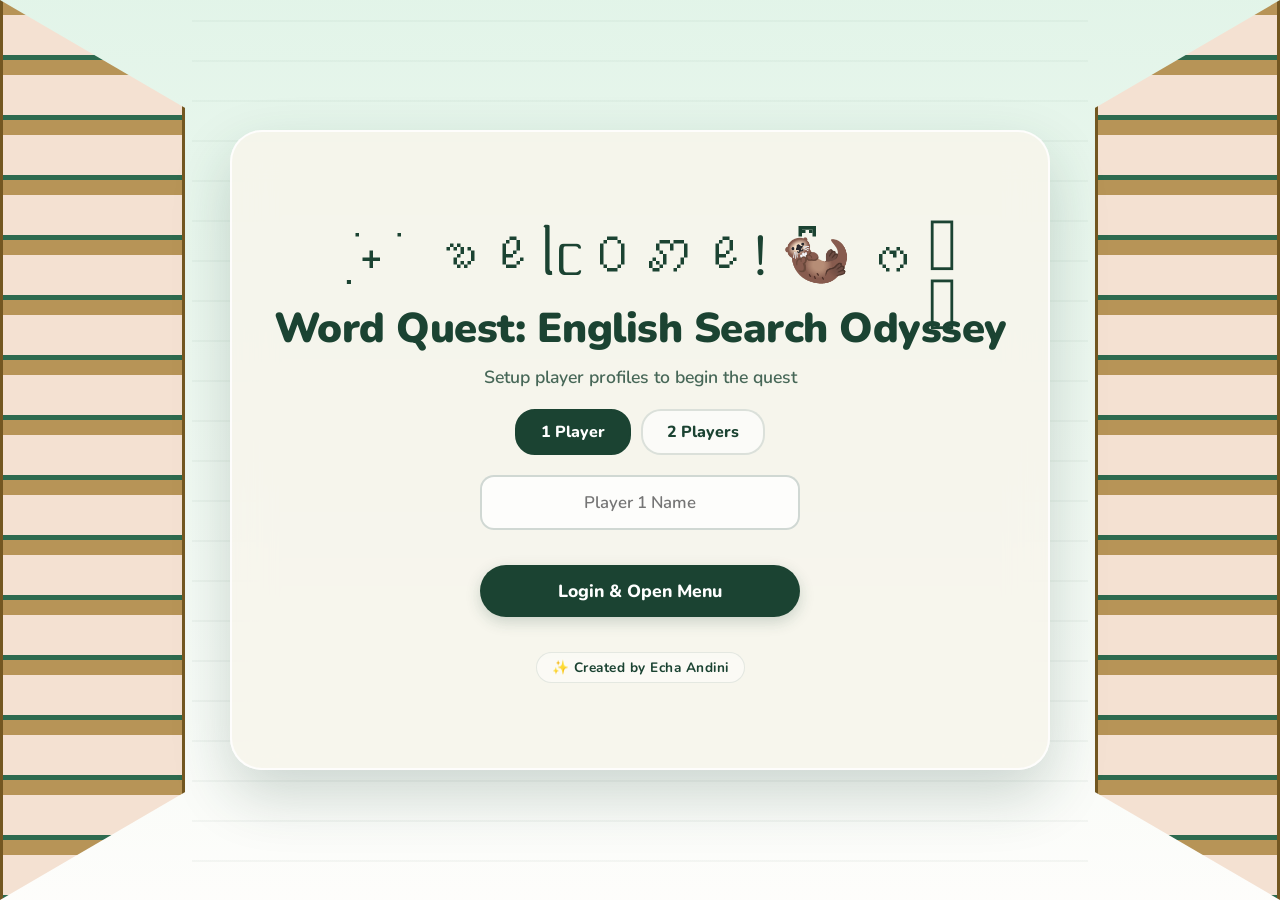
<file: index.html>
<!DOCTYPE html>
<html lang="en">
<head>
  <meta charset="UTF-8">
  <meta name="viewport" content="width=device-width, initial-scale=1.0">
  <title>Word Quest: English Search Odyssey</title>
  <link rel="preconnect" href="https://fonts.googleapis.com">
  <link rel="preconnect" href="https://fonts.gstatic.com" crossorigin>
  <link href="https://fonts.googleapis.com/css2?family=Nunito:wght@400;600;700;900&display=swap" rel="stylesheet">
  
  <style>
    /* --- COLOR PALETTE & VARIABLES --- */
    :root {
      --main-bg: #d8f3dc; /* Soft Minimarket Green */
      --cream-card: rgba(247, 245, 235, 0.85); /* Premium Glassmorphism Cream Base */
      --dark-charcoal: #1b4332; /* Readable deep forest green */
      --accent-green: #2d6a4f;
      --shelf-wood: #b79457;
      --correct-ans: #9bf6ff; /* Vivid soft cyan/green */
      --wrong-ans: #ffadad; /* Vivid soft red */
    }

    * {
      box-sizing: border-box;
      margin: 0;
      padding: 0;
      font-family: 'Nunito', sans-serif;
    }

    body {
      min-height: 100vh;
      background-color: var(--main-bg);
      color: var(--dark-charcoal);
      display: flex;
      justify-content: center;
      align-items: center;
      position: relative;
      overflow-x: hidden;
      padding: 20px;
      background: 
        linear-gradient(rgba(183, 228, 199, 0.4), rgba(247, 245, 235, 0.2)),
        linear-gradient(90deg, #ffffff 15%, transparent 15%, transparent 85%, #ffffff 85%),
        repeating-linear-gradient(0deg, transparent, transparent 38px, rgba(27, 67, 50, 0.05) 38px, rgba(27, 67, 50, 0.05) 40px);
    }

    /* Struktur Visual Rak Minimarket Kiri & Kanan */
    body::before, body::after {
      content: "";
      position: absolute;
      top: 0; bottom: 0;
      width: 14%;
      background: repeating-linear-gradient(var(--shelf-wood) 0px, var(--shelf-wood) 15px, #f4e1d2 15px, #f4e1d2 55px, var(--accent-green) 55px, var(--accent-green) 60px);
      border-left: 3px solid #735721;
      border-right: 3px solid #735721;
      box-shadow: 0 10px 20px rgba(0,0,0,0.1);
      z-index: 1;
    }
    body::before { left: 0; clip-path: polygon(0 0, 100% 12%, 100% 88%, 0 100%); }
    body::after { right: 0; clip-path: polygon(100% 0, 0 12%, 0 88%, 100% 100%); }

    /* --- CONTAINER WINDOW (GLASSMORPHISM KAPAL INDUK) --- */
    .game-window {
      width: 100%;
      max-width: 820px;
      min-height: 640px;
      background: var(--cream-card); 
      backdrop-filter: blur(20px);
      -webkit-backdrop-filter: blur(20px);
      border: 2px solid rgba(255, 255, 255, 0.8);
      border-radius: 32px;
      box-shadow: 0 25px 60px rgba(27, 67, 50, 0.2);
      padding: 40px;
      display: flex;
      flex-direction: column;
      align-items: center;
      justify-content: center;
      position: relative;
      z-index: 10;
    }

    .screen {
      display: none;
      width: 100%;
      animation: screenSlide 0.4s cubic-bezier(0.25, 0.46, 0.45, 0.94) forwards;
    }

    .screen.active {
      display: block;
    }

    @keyframes screenSlide {
      from { opacity: 0; transform: translateY(15px); }
      to { opacity: 1; transform: translateY(0); }
    }

    /* --- UI ELEMENTS --- */
    h2 { font-size: 2.6rem; font-weight: 900; margin-bottom: 8px; text-align: center; letter-spacing: -0.5px; }
    p.subtitle { font-size: 1.1rem; font-weight: 600; margin-bottom: 25px; opacity: 0.8; text-align: center; }

    .input-field {
      width: 100%; padding: 14px; border-radius: 14px; border: 2px solid rgba(27,67,50,0.2);
      font-size: 1.05rem; text-align: center; font-weight: 600; outline: none; transition: border-color 0.2s;
      background: rgba(255,255,255,0.8);
    }
    .input-field:focus { border-color: var(--accent-green); background: #ffffff; }

    .btn {
      display: block; width: 100%; max-width: 320px; padding: 14px 25px; margin: 10px auto;
      font-size: 1.1rem; font-weight: 800; color: #ffffff; background-color: var(--dark-charcoal);
      border: none; border-radius: 50px; cursor: pointer; box-shadow: 0 5px 15px rgba(27, 67, 50, 0.2);
      transition: all 0.2s ease; text-align: center;
    }
    .btn:hover { background-color: #40916c; transform: translateY(-2px); box-shadow: 0 8px 20px rgba(27, 67, 50, 0.3); }

    .lobby-abort-bar {
      width: 100%; display: flex; justify-content: flex-end; margin-bottom: 10px;
    }
    .btn-quit {
      background: rgba(217, 4, 41, 0.1); color: #d90429; border: 1px solid rgba(217, 4, 41, 0.2);
      padding: 6px 14px; font-weight: 800; border-radius: 30px; cursor: pointer; font-size: 0.85rem;
      transition: all 0.2s;
    }
    .btn-quit:hover { background: #d90429; color: white; }

    /* Premium Bento Menu Layout */
    .menu-grid {
      display: grid; grid-template-columns: repeat(2, 1fr); gap: 20px; width: 100%; max-width: 700px; margin: 0 auto;
    }

    .game-card {
      background: rgba(255, 255, 255, 0.5); border: 1px solid rgba(255, 255, 255, 0.7); backdrop-filter: blur(8px);
      border-radius: 24px; padding: 25px; text-align: center; cursor: pointer;
      display: flex; flex-direction: column; align-items: center; justify-content: flex-start; gap: 15px;
      box-shadow: 0 10px 25px rgba(0, 0, 0, 0.04); transition: all 0.3s cubic-bezier(0.175, 0.885, 0.32, 1.275);
    }
    .game-card:hover {
      transform: translateY(-6px); background: rgba(255, 255, 255, 0.9); border-color: var(--accent-green);
      box-shadow: 0 15px 35px rgba(27, 67, 50, 0.15);
    }
    
    .game-card .icon-wrapper {
      width: 85px; height: 85px; border-radius: 20px;
      background: linear-gradient(135deg, rgba(216, 243, 220, 0.6), rgba(183, 228, 199, 0.6));
      display: flex; align-items: center; justify-content: center;
      font-size: 2.8rem; box-shadow: 0 4px 12px rgba(27, 67, 50, 0.08); transition: transform 0.3s;
    }
    .game-card:hover .icon-wrapper { transform: scale(1.1) rotate(5deg); }
    
    .game-card .card-info { width: 100%; }
    .game-card h4 { font-size: 1.25rem; font-weight: 800; color: var(--dark-charcoal); margin-bottom: 5px; }
    .game-card p { font-size: 0.88rem; font-weight: 600; opacity: 0.75; line-height: 1.4; text-align: center; }

    .mode-selector { display: flex; justify-content: center; gap: 10px; margin-bottom: 20px; }
    .mode-tab { padding: 10px 24px; background: rgba(255,255,255,0.6); border: 2px solid rgba(27,67,50,0.15); font-weight: 800; border-radius: 20px; cursor: pointer; transition: all 0.2s; }
    .mode-tab.active { background: var(--dark-charcoal); color: white; border-color: var(--dark-charcoal); }
    
    .turn-indicator { display: inline-block; background: #b7e4c7; padding: 6px 16px; border-radius: 20px; font-weight: 800; margin-bottom: 12px; font-size: 0.95rem; border: 1px solid rgba(27,67,50,0.1); }
    .progress-tracker { font-size: 0.95rem; font-weight: 800; margin-bottom: 15px; color: #40916c; text-transform: uppercase; letter-spacing: 0.5px; }

    /* --- DESAIN PREMIUM INTERAKTIF BOX SOAL --- */
    .display-box { 
      background: linear-gradient(135deg, rgba(255, 255, 255, 0.98), rgba(244, 241, 226, 0.85)); 
      padding: 35px 25px; border-radius: 28px; font-size: 1.35rem; font-weight: 800; margin-bottom: 20px; 
      border: 2px solid rgba(255, 255, 255, 0.9); 
      box-shadow: 
        inset 0 3px 6px rgba(255,255,255,1), 
        0 15px 35px rgba(27, 67, 50, 0.08),
        0 4px 6px rgba(0, 0, 0, 0.02); 
      position: relative; overflow: hidden;
    }
    .display-box::before {
      content: ""; position: absolute; top: -30px; left: -30px; width: 100px; height: 100px;
      background: linear-gradient(135deg, rgba(155, 246, 255, 0.3), rgba(255, 173, 178, 0.2));
      border-radius: 50%; filter: blur(10px); pointer-events: none;
    }
    .box-sticker-icon {
      position: absolute; bottom: -10px; right: -5px; font-size: 5rem; opacity: 0.07; pointer-events: none;
    }

    /* --- TIMING SYSTEM PROGRESS BAR --- */
    .timer-container {
      width: 100%; height: 6px; background: rgba(0,0,0,0.05); border-radius: 10px; margin-bottom: 20px; overflow: hidden; display: none;
    }
    .timer-bar {
      width: 100%; height: 100%; background: linear-gradient(90deg, #52b788, #d90429); transition: width 0.1s linear;
    }

    .options-container { display: grid; grid-template-columns: repeat(2, 1fr); gap: 12px; width: 100%; max-width: 550px; margin: 0 auto; }

    .option-btn {
      padding: 16px 20px; font-size: 1.05rem; font-weight: 700; color: var(--dark-charcoal);
      background-color: rgba(255, 255, 255, 0.9); border: 2px solid rgba(27, 67, 50, 0.06);
      border-radius: 16px; cursor: pointer; transition: all 0.2s ease;
      box-shadow: 0 4px 10px rgba(0,0,0,0.02);
    }
    .option-btn:hover { border-color: var(--dark-charcoal); background-color: #ffffff; transform: translateY(-1px); box-shadow: 0 6px 15px rgba(27,67,50,0.06); }

    .option-btn.correct, .match-node.correct { background-color: var(--correct-ans) !important; border-color: #2d6a4f !important; animation: pop 0.3s; color: #1b4332 !important; }
    .option-btn.wrong, .match-node.wrong { background-color: var(--wrong-ans) !important; border-color: #d90429 !important; animation: shake 0.4s; color: #5c0606 !important; }

    .screen-decorator-line { width: 40px; height: 4px; background: var(--accent-green); border-radius: 2px; margin: 0 auto 15px auto; opacity: 0.5; }

    /* --- MINI GAME SPECIALS --- */
    #falling-track-space { width: 100%; height: 250px; background: rgba(255, 255, 255, 0.6); border-radius: 20px; border: 2px dashed rgba(27, 67, 50, 0.3); position: relative; overflow: hidden; margin-bottom: 20px; }
    .drifting-item { position: absolute; top: 0; padding: 8px 22px; background-color: #ffffff; border: 2px solid var(--dark-charcoal); border-radius: 30px; font-size: 1.2rem; font-weight: 800; box-shadow: 0 5px 10px rgba(0,0,0,0.05); }

    .match-matrix { display: grid; grid-template-columns: 1fr 1fr; gap: 20px; max-width: 500px; margin: 0 auto; width: 100%; }
    .match-column { display: flex; flex-direction: column; gap: 10px; }
    .match-node { padding: 14px; background: #ffffff; border: 2px solid rgba(27, 67, 50, 0.06); border-radius: 14px; font-weight: 700; cursor: pointer; font-size: 1.1rem; transition: all 0.2s; box-shadow: 0 4px 8px rgba(0,0,0,0.02); }
    .match-node:hover { background-color: #f1f8e9; }
    .match-node.selected { border-color: #52b788; background-color: #e8f5e9; }
    .match-node.paired { background-color: #e2eafc; border-color: #adb5bd; pointer-events: none; opacity: 0.6; }

    /* --- STYLING KOMPONEN UTAMA MULTI-CLUE WORD SEARCH --- */
    .word-clue-box {
      display: flex; justify-content: center; gap: 12px; margin-bottom: 15px; width: 100%; flex-wrap: wrap;
    }
    .clue-card {
      background: white; border: 3px solid #cbd5e1; border-radius: 16px; width: 75px; height: 75px;
      display: flex; align-items: center; justify-content: center; font-size: 2.6rem; 
      box-shadow: 0 4px 8px rgba(0,0,0,0.05); position: relative; transition: all 0.2s;
    }
    .clue-card.found {
      border-color: #4ade80; background-color: #dcfce7; transform: scale(0.95); opacity: 0.65;
    }
    .clue-card.found::after {
      content: "✓"; position: absolute; top: -5px; right: -5px; background: #22c55e;
      color: white; border-radius: 50%; width: 22px; height: 22px; font-size: 0.85rem;
      display: flex; align-items: center; justify-content: center; font-weight: 900;
    }
    .clue-card.wrong {
    border-color: #d90429 !important;
    background-color: #ffadad !important;
    transform: scale(0.95);
  }

    .wordsearch-grid {
      display: grid; grid-template-columns: repeat(10, 42px); gap: 6px; 
      margin: 15px auto; justify-content: center; background: #f8fafc;
      padding: 15px; border-radius: 24px; border: 4px solid var(--dark-charcoal);
      box-shadow: 0 12px 24px rgba(0,0,0,0.08); touch-action: none; user-select: none;
    }
    .grid-cell {
      width: 42px; height: 42px; background: white; border: 2px solid #e2e8f0;
      border-radius: 10px; display: flex; justify-content: center; align-items: center;
      font-size: 1.35rem; font-weight: 900; color: #1e293b; cursor: pointer;
      transition: all 0.15s ease;
    }
    .grid-cell.selected {
      background: #bae6fd; border-color: #38bdf8; transform: scale(1.05);
    }
    .grid-cell.highlighted {
      background: #4ade80 !important; border-color: #16a34a !important; color: #14532d !important;
      pointer-events: none; 
    }

    .current-word-preview {
      font-size: 1.4rem; font-weight: 900; background: var(--dark-charcoal);
      color: white; padding: 8px 24px; border-radius: 30px; letter-spacing: 2px;
      margin: 5px auto 10px auto; display: inline-block; min-width: 160px; text-align: center;
    }

    /* --- REWORKED FIX: MODAL DIALOG KECIL KHUSUS INTERMISSION (TIDAK MENUTUPI FULL SCREEN) --- */
    .turn-overlay-container {
      position: absolute; top: 0; left: 0; width: 100%; height: 100%;
      background: rgba(27, 67, 50, 0.25); /* Efek redup transparan tipis di belakang */
      backdrop-filter: blur(8px); -webkit-backdrop-filter: blur(8px);
      border-radius: 32px; z-index: 100; display: none;
      align-items: center; justify-content: center;
    }
    
    .turn-switch-modal {
      background: rgba(247, 245, 235, 0.95); /* Cream Base */
      border: 3px solid rgba(255, 255, 255, 0.9);
      padding: 30px 25px; border-radius: 24px; width: 85%; max-width: 420px;
      text-align: center; box-shadow: 0 15px 45px rgba(27,67,50,0.3);
      animation: modalPop 0.3s cubic-bezier(0.175, 0.885, 0.32, 1.275) forwards;
      color: var(--dark-charcoal);
    }
    .turn-switch-modal h3 { font-size: 2rem; font-weight: 900; color: var(--dark-charcoal); margin-bottom: 8px; }
    .turn-switch-modal p { font-size: 1.05rem; font-weight: 700; opacity: 0.85; margin-bottom: 20px; color: #2d6a4f; }

    @keyframes modalPop { from { transform: scale(0.85); opacity: 0; } to { transform: scale(1); opacity: 1; } }
    @keyframes fadeIn { from { opacity: 0; } to { opacity: 1; } }

    /* --- TABEL LEADERBOARD STYLING --- */
    .leaderboard-container {
      width: 100%; max-width: 500px; margin: 0 auto 20px auto; background: rgba(255,255,255,0.6);
      border-radius: 16px; overflow: hidden; border: 1px solid rgba(27,67,50,0.1);
    }
    .leaderboard-table { width: 100%; border-collapse: collapse; text-align: left; }
    .leaderboard-table th, .leaderboard-table td { padding: 14px 18px; font-size: 1.05rem; }
    .leaderboard-table th { background: var(--dark-charcoal); color: white; font-weight: 800; }
    .leaderboard-table tr:not(:last-child) { border-bottom: 1px solid rgba(27,67,50,0.06); }
    .leaderboard-table tr:nth-child(even) { background: rgba(255,255,255,0.3); }

    /* --- FOOTER & MISC --- */
    .creator-tag { margin-top: 25px; font-size: 0.85rem; font-weight: 700; color: var(--dark-charcoal); background: rgba(255, 255, 255, 0.4); padding: 5px 15px; border-radius: 20px; border: 1px solid rgba(27, 67, 50, 0.1); display: inline-block; letter-spacing: 0.5px; }
    .score-circle { width: 100px; height: 100px; background: var(--dark-charcoal); color: white; border-radius: 50%; display: flex; justify-content: center; align-items: center; font-size: 1.8rem; font-weight: 900; margin: 15px auto; box-shadow: 0 5px 15px rgba(0,0,0,0.15); }
  </style>
</head>
<body>

  <div class="game-window">
    
    <div class="turn-overlay-container" id="turn-switch-panel">
      <div class="turn-switch-modal">
        <div style="font-size: 3.5rem; margin-bottom: 5px; filter: drop-shadow(0 4px 6px rgba(0,0,0,0.05));"></div>
        <h3 id="ts-player-title">PLAYER TURN</h3>
        <p id="ts-player-desc">Pass the device to the next player!</p>
        <button class="btn" style="background: linear-gradient(135deg, #fff3e0, #ffe0b2); color: #1b4332; margin-top: 5px; box-shadow: 0 4px 12px rgba(255,243,224,0.4); border: 1px solid rgba(255,255,255,0.5);" onclick="confirmReadyForNextTurn()">I AM READY!!!🍄‍🟫</button>
      </div>
    </div>
    
    <div id="screen-login" class="screen active">
      <div style="font-size: 3.5rem; margin-bottom: 5px; text-align:center;">ִ ࣪ ˖ ࣪ ᨰꫀᥣᥴ᥆ꩇꫀ! 🦦ྀི ᰔ ִ ׄ</div>
      <h2>Word Quest: English Search Odyssey</h2>
      <p class="subtitle" style="margin-bottom:20px;">Setup player profiles to begin the quest</p>
      
      <div class="mode-selector">
        <div id="tab-1p" class="mode-tab active" onclick="setPlayerMode(1)">1 Player</div>
        <div id="tab-2p" class="mode-tab" onclick="setPlayerMode(2)">2 Players</div>
      </div>

      <div style="margin-bottom: 25px; max-width: 320px; margin-left: auto; margin-right: auto;">
        <input type="text" id="username-p1" class="input-field" placeholder="Player 1 Name" style="margin-bottom:10px;" autocomplete="off">
        <input type="text" id="username-p2" class="input-field" placeholder="Player 2 Name" style="display:none;" autocomplete="off">
      </div>
      <button class="btn" onclick="processLogin()">Login & Open Menu</button>
    </div>

    <div id="screen-menu" class="screen">
      <h2>Select Your Challenge</h2>
      <p class="subtitle">Pick a challenge to test your English vocabulary!</p>
      
      <div class="mode-selector" style="margin-bottom: 25px;">
        <div id="timer-off" class="mode-tab active" onclick="toggleTimerMode(false)">Mode: Untimed</div>
        <div id="timer-on" class="mode-tab" onclick="toggleTimerMode(true)">Mode: Timed Challenge (30s)</div>
      </div>

      <div class="menu-grid">
        <div class="game-card" onclick="initiateSession('falling')">
          <div class="icon-wrapper">📀</div>
          <div class="card-info">
            <h4>Falling Words</h4>
            <p>Catch translations before items hit the floor.</p>
          </div>
        </div>

        <div class="game-card" onclick="initiateSession('match')">
          <div class="icon-wrapper">🫠</div>
          <div class="card-info">
            <h4>Word Match Emoji</h4>
            <p>Connect words and matching emojis completely first.</p>
          </div>
        </div>

        <div class="game-card" onclick="initiateSession('odd')">
          <div class="icon-wrapper">💛</div>
          <div class="card-info">
            <h4>Odd One Out</h4>
            <p>Spot the item that doesn't fit the store category.</p>
          </div>
        </div>

        <div class="game-card" onclick="initiateSession('shopping')">
          <div class="icon-wrapper">😋</div>
          <div class="card-info">
            <h4>Word Search Clue</h4>
            <p>Find the hidden english words inside the letter grid board!</p>
          </div>
        </div>
      </div>

      <button class="btn" style="margin-top: 25px; background: #2d6a4f;" onclick="openLeaderboardScreen()">🏆 View Leaderboard</button>
    </div>

    <div class="timer-container" id="global-timer-container">
      <div class="timer-bar" id="global-timer-bar"></div>
    </div>

    <div id="screen-standard" class="screen">
      <div class="lobby-abort-bar"><button class="btn-quit" onclick="abortToLobby()">⋆˚꩜ Quit to Lobby</button></div>
      <div class="screen-decorator-line"></div>
      <div id="std-turn-box" class="turn-indicator">Turn</div>
      <div class="progress-tracker" id="game-progress">Question 1 / 5</div>
      <div class="display-box" id="game-content-area"></div>
      <div class="options-container" id="game-options-area"></div>
    </div>

    <div id="screen-falling-game" class="screen">
      <div class="lobby-abort-bar"><button class="btn-quit" onclick="abortToLobby()">⋆˚꩜ Quit to Lobby</button></div>
      <div class="screen-decorator-line"></div>
      <div id="fall-turn-box" class="turn-indicator">Turn</div>
      <div class="progress-tracker" id="falling-progress">Question 1 / 5</div>
      <div id="falling-track-space"></div>
      <div class="options-container" id="falling-options-area"></div>
    </div>

    <div id="screen-match-game" class="screen">
      <div class="lobby-abort-bar"><button class="btn-quit" onclick="abortToLobby()">⋆˚꩜ Quit to Lobby</button></div>
      <div class="screen-decorator-line"></div>
      <div id="match-turn-box" class="turn-indicator">Turn</div>
      <div class="progress-tracker" id="match-progress">Question 1 / 5</div>
      <div class="match-matrix">
        <div class="match-column" id="match-left-col"></div>
        <div class="match-column" id="match-right-col"></div>
      </div>
      <button class="btn" id="btn-submit-match" style="margin-top:25px; display:none;" onclick="evaluateFinalMatchPairs()">Check Answers & Next</button>
    </div>

    <div id="screen-shopping" class="screen">
      <div class="lobby-abort-bar"><button class="btn-quit" onclick="abortToLobby()">⋆˚꩜ Quit to Lobby</button></div>
      <div class="screen-decorator-line"></div>
      <div id="shop-turn-box" class="turn-indicator">Turn</div>
      <div class="progress-tracker" id="shop-progress">Duel Match Arena</div>
      
      <div class="word-clue-box" id="wsearch-clue-container"></div>
      
      <div style="text-align: center;">
        <div class="current-word-preview" id="wsearch-preview">SELECT...</div>
      </div>

      <div class="wordsearch-grid" id="wsearch-grid-board"></div>

      <div style="display: flex; justify-content: center; gap: 10px; max-width: 400px; margin: 0 auto;">
        <button class="btn" style="background:#5c677d; margin:5px 0;" onclick="clearSelectedWordChain()">Clear Link</button>
        <button class="btn" style="background:#1b4332; margin:5px 0;" onclick="validateCurrentWordChain()">Check Word</button>
      </div>
    </div>

    <div id="screen-score" class="screen">
      <div style="font-size: 4rem; text-align:center;">🏆</div>
      <h2>Game Quest Complete!</h2>
      <div id="score-results-wrapper" style="margin: 20px 0;"></div>
      <button class="btn" onclick="returnToMainMenu()">Back to Menu</button>
    </div>

    <div id="screen-leaderboard" class="screen">
      <div style="font-size: 3.5rem; text-align:center; margin-bottom:10px;">👑</div>
      <h2>Top Scores Leaderboard</h2>
      <p class="subtitle">Best local players record list</p>
      
      <div class="leaderboard-container">
        <table class="leaderboard-table">
          <thead>
            <tr>
              <th>Rank</th>
              <th>Name</th>
              <th>High Score</th>
            </tr>
          </thead>
          <tbody id="leaderboard-rows"></tbody>
        </table>
      </div>
      <button class="btn" onclick="returnToMainMenu()">Back to Lobby</button>
    </div>

    <div class="creator-tag">✨ Created by Echa Andini</div>

  </div>

  <script>
    /* --- DATA BANKS (15 ITEMS EACH) --- */
    const dbFalling = [
      { word: "Shopping Cart", a: "Keranjang Belanja", o: ["Keranjang Belanja", "Uang Kembalian", "Daftar Harga", "Rak Toko"] },
      { word: "Receipt", a: "Struk Pembayaran", o: ["Struk Pembayaran", "Kantung Plastik", "Dompet Masuk", "Kartu Diskon"] },
      { word: "Cashier", a: "Kasir", o: ["Kasir", "Pembeli", "Manajer", "Satpam"] },
      { word: "Snack", a: "Makanan Ringan", o: ["Makanan Ringan", "Minuman Dingin", "Sayuran Segar", "Bumbu Dapur"] },
      { word: "Vegetables", a: "Sayur-sayuran", o: ["Sayur-sayuran", "Buah-buahan", "Daging Sapi", "Kue Kering"] },
      { word: "Toothpaste", a: "Pasta Gigi", o: ["Pasta Gigi", "Sabun Mandi", "Sikat Rambut", "Pembersih Lantai"] },
      { word: "Juice", a: "Jus", o: ["Jus", "Susu Bubuk", "Kopi Hitam", "Teh Manis"] },
      { word: "Tissue", a: "Tisu", o: ["Tisu", "Handuk", "Kapas Wajah", "Sabun Cuci"] },
      { word: "Shampoo", a: "Sampo", o: ["Sampo", "Minyak Rambut", "Sabun Muka", "Parfum"] },
      { word: "Price", a: "Harga", o: ["Harga", "Barang", "Gratis", "Diskon"] },
      { word: "Store", a: "Toko", o: ["Toko", "Pasar", "Rumah", "Kantor"] },
      { word: "Customer", a: "Pelanggan", o: ["Pelanggan", "Penjual", "Pekerja", "Pemilik"] },
      { word: "Bag", a: "Tas / Kantong", o: ["Tas / Kantong", "Dompet", "Kotak", "Tali"] },
      { word: "Butter", a: "Mentega", o: ["Mentega", "Minyak Goreng", "Susu", "Keju"] },
      { word: "Salt", a: "Garam", o: ["Garam", "Gula", "Merica", "Cuka"] }
    ];

    const dbMatch = [
      { pairs: [{l:"🍎", r:"Apple"}, {l:"🥛", r:"Milk"}, {l:"🍞", r:"Bread"}] },
      { pairs: [{l:"🍫", r:"Chocolate"}, {l:"🥚", r:"Egg"}, {l:"🥤", r:"Soda"}] },
      { pairs: [{l:"🧀", r:"Cheese"}, {l:"🧼", r:"Soap"}, {l:"🐟", r:"Fish"}] },
      { pairs: [{l:"🍬", r:"Candy"}, {l:"🍌", r:"Banana"}, {l:"🍰", r:"Cake"}] },
      { pairs: [{l:"🍉", r:"Watermelon"}, {l:"🍪", r:"Cookie"}, {l:"🍿", r:"Popcorn"}] },
      { pairs: [{l:"🍋", r:"Lemon"}, {l:"🥩", r:"Meat"}, {l:"🧅", r:"Onion"}] },
      { pairs: [{l:"🍟", r:"French Fries"}, {l:"🍩", r:"Donut"}, {l:"🍯", r:"Honey"}] },
      { pairs: [{l:"🥕", r:"Carrot"}, {l:"🍇", r:"Grapes"}, {l:"🍦", r:"Ice Cream"}] },
      { pairs: [{l:"🍍", r:"Pineapple"}, {l:"🍗", r:"Chicken"}, {l:"🧂", r:"Salt"}] },
      { pairs: [{l:"🍅", r:"Tomato"}, {l:"🧈", r:"Butter"}, {l:"☕", r:"Coffee"}] },
      { pairs: [{l:"🍄", r:"Mushroom"}, {l:"🥜", r:"Peanut"}, {l:"🧃", r:"Juice Box"}] },
      { pairs: [{l:"🌶️", r:"Chili"}, {l:"🍤", r:"Shrimp"}, {l:"🥞", r:"Pancake"}] },
      { pairs: [{l:"🍓", r:"Strawberry"}, {l:"🍔", r:"Burger"}, {l:"🍕", r:"Pizza"}] },
      { pairs: [{l:"🥑", r:"Avocado"}, {l:"🌽", r:"Corn"}, {l:"🍙", r:"Rice Ball"}] },
      { pairs: [{l:"🍒", r:"Cherry"}, {l:"🥔", r:"Potato"}, {l:"🍣", r:"Sushi"}] }
    ];

    const dbOdd = [
      { q: "Identify the item that does NOT belong with food products:", a: "Soap", o: ["Apple", "Bread", "Soap", "Cheese"] },
      { q: "Identify the item that is NOT a liquid drink:", a: "Cookie", o: ["Milk", "Water", "Juice", "Cookie"] },
      { q: "Identify the item that is NOT a sweet snack:", a: "Salt", o: ["Chocolate", "Candy", "Salt", "Cake"] },
      { q: "Identify the item that is NOT found in the fruit aisle:", a: "Onion", o: ["Apple", "Banana", "Onion", "Lemon"] },
      { q: "Identify the item that is NOT a dairy product:", a: "Egg", o: ["Milk", "Cheese", "Butter", "Egg"] },
      { q: "Identify the item that does NOT belong to cleaning supplies:", a: "Bread", o: ["Soap", "Shampoo", "Toothpaste", "Bread"] },
      { q: "Identify the item that is NOT a bakery product:", a: "Fish", o: ["Bread", "Cake", "Cookie", "Fish"] },
      { q: "Identify the item that is NOT a vegetable item:", a: "Candy", o: ["Carrot", "Onion", "Tomato", "Candy"] },
      { q: "Identify the item that is NOT a meat product:", a: "Banana", o: ["Fish", "Chicken", "Meat", "Banana"] },
      { q: "Identify the item that is NOT used to pack groceries:", a: "Receipt", o: ["Bag", "Box", "Receipt", "Cart"] },
      { q: "Identify the item that does NOT show pricing or numbers:", a: "Soda", o: ["Price", "Receipt", "Soda", "Coin"] },
      { q: "Identify the item that is NOT a breakfast condiment:", a: "Shampoo", o: ["Honey", "Butter", "Jam", "Shampoo"] },
      { q: "Identify the item that is NOT a salty snack:", a: "Chocolate", o: ["Popcorn", "Chips", "Chocolate", "Crackers"] },
      { q: "Identify the item that is NOT fresh raw production:", a: "Soda Can", o: ["Potato", "Soda Can", "Apple", "Carrot"] },
      { q: "Identify the item that is NOT standard grocery store staff:", a: "Doctor", o: ["Cashier", "Manager", "Doctor", "Cleaner"] }
    ];

    /* --- DATA UTAMA WORD SEARCH (10 POOL KATA KUNCI) --- */
    const dbShopping = [
      { name: "SANDWICH", emoji: "🥪", cells: [{r:0,c:1},{r:1,c:1},{r:2,c:1},{r:3,c:1},{r:4,c:1},{r:5,c:1},{r:6,c:1},{r:7,c:1}] }, 
      { name: "BANANA", emoji: "🍌", cells: [{r:9,c:4},{r:9,c:5},{r:9,c:6},{r:9,c:7},{r:9,c:8},{r:9,c:9}] }, 
      { name: "MILK", emoji: "🥛", cells: [{r:1,c:5},{r:1,c:6},{r:1,c:7},{r:1,c:8}] }, 
      { name: "PEAS", emoji: "🫛", cells: [{r:4,c:3},{r:5,c:3},{r:6,c:3},{r:7,c:3}] }, 
      { name: "BREAD", emoji: "🍞", cells: [{r:3,c:5},{r:4,c:5},{r:5,c:5},{r:6,c:5},{r:7,c:5}] }, 
      { name: "HONEY", emoji: "🍯", cells: [{r:0,c:4},{r:0,c:5},{r:0,c:6},{r:0,c:7},{r:0,c:8}] }, 
      { name: "SODA", emoji: "🥤", cells: [{r:2,c:9},{r:3,c:9},{r:4,c:9},{r:5,c:9}] }, 
      { name: "CAKE", emoji: "🍰", cells: [{r:8,c:0},{r:8,c:1},{r:8,c:2},{r:8,c:3}] }, 
      { name: "EGG", emoji: "🥚", cells: [{r:4,c:6},{r:4,c:7},{r:4,c:8}] } 
    ];

    const staticWordSearchGridMatrix = [
  ['X','S','Q','W','H','O','N','E','Y','Z'], 
  ['R','A','V','B','T','M','I','L','K','P'], 
  ['K','N','L','M','G','K','J','H','F','S'], 
  ['P','D','X','Q','F','B','R','V','T','O'], 
  ['M','W','S','P','Z','R','E','G','G','D'], 
  ['L','I','O','E','J','E','I','C','E','A'], // Baris 5, Kolom 5 diubah jadi 'E'
  ['K','C','K','A','V','A','X','Q','W','M'], // Baris 6, Kolom 5 diubah jadi 'A'
  ['G','H','P','S','T','D','B','N','M','K'], // Baris 7, Kolom 5 diubah jadi 'D'
  ['C','A','K','E','Z','X','C','V','B','N'], 
  ['Q','W','E','R','B','A','N','A','N','A']  
];

    /* --- GLOBAL CONFIGS & PERMUTATIONS --- */
    let playerMode = 1; let players = []; let activeMode = '';
    let activeQuestionIndex = 0; let currentPlayerIndex = 0;
    
    // VARIABEL POOL PERTANYAAN TERPISAH TIAP PLAYER
    let playerPools = [[], []]; 
    let playerDiscoveredRegistries = [[], []]; 
    let isOverlayIntermissionActive = false;

    let isTimerEnabled = false;
    let timerCountdownInterval = null;
    let timeRemainingTicks = 300; 

    let dropAnimationInterval = null; let soundtrackInterval = null;
    let selectedCellChainCoords = [];
    let matchSelection = null;

    const soundContext = new (window.AudioContext || window.webkitAudioContext)();
    function triggerAudioTone(preset) {
      const osc = soundContext.createOscillator(); const gain = soundContext.createGain();
      osc.connect(gain); gain.connect(soundContext.destination);
      if (preset === 'correct') {
        osc.frequency.setValueAtTime(587.33, soundContext.currentTime); osc.frequency.setValueAtTime(880, soundContext.currentTime + 0.1);
        gain.gain.setValueAtTime(0.1, soundContext.currentTime); gain.gain.exponentialRampToValueAtTime(0.005, soundContext.currentTime + 0.3);
        osc.start(); osc.stop(soundContext.currentTime + 0.3);
      } else if (preset === 'wrong') {
        osc.frequency.setValueAtTime(293.66, soundContext.currentTime); osc.frequency.setValueAtTime(220, soundContext.currentTime + 0.12);
        gain.gain.setValueAtTime(0.15, soundContext.currentTime); gain.gain.exponentialRampToValueAtTime(0.005, soundContext.currentTime + 0.35);
        osc.start(); osc.stop(soundContext.currentTime + 0.35);
      } else if (preset === 'click') {
        osc.frequency.setValueAtTime(440, soundContext.currentTime); gain.gain.setValueAtTime(0.05, soundContext.currentTime);
        gain.gain.exponentialRampToValueAtTime(0.001, soundContext.currentTime + 0.05);
        osc.start(); osc.stop(soundContext.currentTime + 0.05);
      }
    }

    function startSoundtrack() {
      if (soundtrackInterval) return;
      let noteSeq = [261.63, 329.63, 392.00, 523.25, 392.00, 329.63]; let beat = 0;
      soundtrackInterval = setInterval(() => {
        const osc = soundContext.createOscillator(); const gain = soundContext.createGain();
        osc.connect(gain); gain.connect(soundContext.destination); osc.type = 'triangle';
        osc.frequency.setValueAtTime(noteSeq[beat % noteSeq.length], soundContext.currentTime);
        gain.gain.setValueAtTime(0.012, soundContext.currentTime); gain.gain.exponentialRampToValueAtTime(0.001, soundContext.currentTime + 0.4);
        osc.start(); osc.stop(soundContext.currentTime + 0.4); beat++;
      }, 550);
    }

    function toggleTimerMode(enable) {
      triggerAudioTone('click');
      isTimerEnabled = enable;
      document.getElementById('timer-off').classList.toggle('active', !enable);
      document.getElementById('timer-on').classList.toggle('active', enable);
    }

    function startQuestionTimer(timeoutCallback, customTicks = 300) {
      clearInterval(timerCountdownInterval);
      if (!isTimerEnabled) {
        document.getElementById('global-timer-container').style.display = 'none';
        return;
      }

      document.getElementById('global-timer-container').style.display = 'block';
      timeRemainingTicks = customTicks; 
      const bar = document.getElementById('global-timer-bar');
      bar.style.width = '100%';

      timerCountdownInterval = setInterval(() => {
        if(isOverlayIntermissionActive) return; 
        timeRemainingTicks--;
        bar.style.width = (timeRemainingTicks / (customTicks / 100)) + '%';

        if (timeRemainingTicks <= 0) {
          clearInterval(timerCountdownInterval);
          triggerAudioTone('wrong');
          timeoutCallback();
        }
      }, 100);
    }

    function stopQuestionTimer() {
      clearInterval(timerCountdownInterval);
      document.getElementById('global-timer-container').style.display = 'none';
    }

    function setPlayerMode(mode) {
      triggerAudioTone('click'); playerMode = mode;
      document.getElementById('tab-1p').classList.toggle('active', mode === 1);
      document.getElementById('tab-2p').classList.toggle('active', mode === 2);
      document.getElementById('username-p2').style.display = mode === 2 ? 'block' : 'none';
    }

    function renderScreen(id) {
      document.querySelectorAll('.screen').forEach(scr => scr.classList.remove('active'));
      document.getElementById(id).classList.add('active');
      startSoundtrack();
    }

    function processLogin() {
      triggerAudioTone('click');
      const name1 = document.getElementById('username-p1').value.trim() || "Player 1";
      players = [{ name: name1, score: 0 }];
      if (playerMode === 2) {
        const name2 = document.getElementById('username-p2').value.trim() || "Player 2";
        players.push({ name: name2, score: 0 });
      }
      renderScreen('screen-menu');
    }

    function abortToLobby() {
      triggerAudioTone('click');
      clearInterval(dropAnimationInterval);
      stopQuestionTimer();
      document.getElementById('turn-switch-panel').style.display = 'none';
      isOverlayIntermissionActive = false;
      renderScreen('screen-menu');
    }

    function initiateSession(mode) {
      triggerAudioTone('click'); activeMode = mode; activeQuestionIndex = 0; currentPlayerIndex = 0;
      let baseDB = [];
      if (mode === 'falling') baseDB = dbFalling;
      else if (mode === 'match') baseDB = dbMatch;
      else if (mode === 'odd') baseDB = dbOdd;
      else if (mode === 'shopping') baseDB = dbShopping;

      playerPools[0] = [...baseDB].sort(() => 0.5 - Math.random()).slice(0, 5);
      playerPools[1] = [...baseDB].sort(() => 0.5 - Math.random()).slice(0, 5);
      playerDiscoveredRegistries = [[], []]; 

      advanceGameTurn();
    }

    function advanceGameTurn() {
      if (activeQuestionIndex >= 5) { displayFinalScoreboard(); return; }
      
      if (activeMode === 'odd') { renderScreen('screen-standard'); loadOddOneOutTurn(); }
      else if (activeMode === 'falling') { renderScreen('screen-falling-game'); loadFallingTurn(); }
      else if (activeMode === 'match') { renderScreen('screen-match-game'); loadMatchTurn(); }
      else if (activeMode === 'shopping') { renderScreen('screen-shopping'); loadShoppingListTurn(); }
    }

    /* --- ODD ONE OUT --- */
    function loadOddOneOutTurn() {
      const data = playerPools[currentPlayerIndex][activeQuestionIndex];
      document.getElementById('std-turn-box').innerText = `👤 Turn: ${players[currentPlayerIndex].name}`;
      document.getElementById('game-progress').innerText = `Question ${activeQuestionIndex + 1} / 5`;
      
      const contentArea = document.getElementById('game-content-area');
      const optionsArea = document.getElementById('game-options-area');
      optionsArea.innerHTML = '';

      contentArea.innerHTML = `
        <div style="font-size:1.15rem; margin-bottom:10px; opacity:0.9;">${data.q}</div>
        <div style="font-size:1.3rem; color:var(--accent-green); letter-spacing:0.5px;">[ ${data.o.join('  |  ')} ]</div>
        <div class="box-sticker-icon">🥛</div>
      `;

      startQuestionTimer(() => {
        document.querySelectorAll('#game-options-area .option-btn').forEach(b => b.disabled = true);
        document.querySelectorAll('#game-options-area .option-btn').forEach(b => { if(b.innerText === data.a) b.classList.add('correct'); });
        setTimeout(handleTurnProgression, 1500);
      });

      let shufOptions = [...data.o].sort(() => 0.5 - Math.random());
      shufOptions.forEach(opt => {
        const btn = document.createElement('button'); btn.className = 'option-btn'; btn.innerText = opt;
        btn.onclick = () => {
          stopQuestionTimer();
          document.querySelectorAll('#game-options-area .option-btn').forEach(b => b.disabled = true);
          if (opt === data.a) { 
            btn.classList.add('correct'); players[currentPlayerIndex].score += 20; triggerAudioTone('correct'); 
          } else { 
            btn.classList.add('wrong'); triggerAudioTone('wrong'); 
            document.querySelectorAll('#game-options-area .option-btn').forEach(b => { if(b.innerText === data.a) b.classList.add('correct'); }); 
          }
          setTimeout(handleTurnProgression, 1500);
        };
        optionsArea.appendChild(btn);
      });
    }

    /* --- FALLING WORDS --- */
    function loadFallingTurn() {
      clearInterval(dropAnimationInterval);
      stopQuestionTimer(); 
      const data = playerPools[currentPlayerIndex][activeQuestionIndex];
      document.getElementById('fall-turn-box').innerText = `👤 Turn: ${players[currentPlayerIndex].name}`;
      document.getElementById('falling-progress').innerText = `Question ${activeQuestionIndex + 1} / 5`;

      const track = document.getElementById('falling-track-space');
      const optArea = document.getElementById('falling-options-area');
      track.innerHTML = ''; optArea.innerHTML = '';

      const dropEl = document.createElement('div'); dropEl.className = 'drifting-item'; dropEl.innerText = data.word;
      dropEl.style.left = "35%"; dropEl.style.top = "0px"; track.appendChild(dropEl);

      let topY = 0; let isActive = true;
      dropAnimationInterval = setInterval(() => {
        if (isOverlayIntermissionActive) return;
        topY += 1.4; dropEl.style.top = topY + "px";
        if (topY >= (track.clientHeight - dropEl.clientHeight)) {
          clearInterval(dropAnimationInterval);
          if (isActive) { isActive = false; triggerAudioTone('wrong'); evaluateFallSelection(null, data.a); }
        }
      }, 20);

      [...data.o].sort(() => 0.5 - Math.random()).forEach(opt => {
        const btn = document.createElement('button'); btn.className = 'option-btn'; btn.innerText = opt;
        btn.onclick = () => {
          if (!isActive) return; isActive = false; clearInterval(dropAnimationInterval);
          if (opt === data.a) { 
            btn.classList.add('correct'); dropEl.style.backgroundColor = 'var(--correct-ans)'; players[currentPlayerIndex].score += 20; triggerAudioTone('correct'); 
          } else { 
            btn.classList.add('wrong'); dropEl.style.backgroundColor = 'var(--wrong-ans)'; triggerAudioTone('wrong'); 
          }
          evaluateFallSelection(btn, data.a);
        };
        optArea.appendChild(btn);
      });
    }

    function evaluateFallSelection(btn, correctVal) {
      document.querySelectorAll('#falling-options-area .option-btn').forEach(b => b.disabled = true);
      document.querySelectorAll('#falling-options-area .option-btn').forEach(b => { if (b.innerText === correctVal) b.classList.add('correct'); });
      setTimeout(handleTurnProgression, 1500);
    }

    /* --- WORD MATCH EMOJI --- */
    let temporaryPairs = [];
    function loadMatchTurn() {
      const data = playerPools[currentPlayerIndex][activeQuestionIndex];
      document.getElementById('match-turn-box').innerText = `👤 Turn: ${players[currentPlayerIndex].name}`;
      document.getElementById('match-progress').innerText = `Question ${activeQuestionIndex + 1} / 5`;
      document.getElementById('btn-submit-match').style.display = 'none';

      const leftCol = document.getElementById('match-left-col'); leftCol.innerHTML = '';
      const rightCol = document.getElementById('match-right-col'); rightCol.innerHTML = '';
      matchSelection = null; temporaryPairs = [];

      let leftArr = data.pairs.map(p => p.l).sort(() => 0.5 - Math.random());
      let rightArr = data.pairs.map(p => p.r).sort(() => 0.5 - Math.random());

      leftArr.forEach(val => {
        const node = document.createElement('div'); node.className = 'match-node'; node.innerText = val; node.style.fontSize = "1.6rem";
        node.onclick = () => linkMatchNode(node, 'L'); leftCol.appendChild(node);
      });
      rightArr.forEach(val => {
        const node = document.createElement('div'); node.className = 'match-node'; node.innerText = val;
        node.onclick = () => linkMatchNode(node, 'R'); rightCol.appendChild(node);
      });

      startQuestionTimer(() => {
        document.querySelectorAll('.match-node').forEach(n => n.classList.add('wrong'));
        setTimeout(handleTurnProgression, 1500);
      });
    }

    function linkMatchNode(node, side) {
      triggerAudioTone('click');
      if (node.classList.contains('paired')) return;

      if (matchSelection === null) {
        matchSelection = { node, side }; node.classList.add('selected');
      } else {
        if (matchSelection.side === side) {
          matchSelection.node.classList.remove('selected');
          matchSelection = { node, side }; node.classList.add('selected');
          return;
        }
        
        node.classList.add('paired'); matchSelection.node.classList.add('paired');
        matchSelection.node.classList.remove('selected');

        temporaryPairs.push({
          left: side === 'R' ? matchSelection.node.innerText : node.innerText,
          right: side === 'R' ? node.innerText : matchSelection.node.innerText,
          leftNode: side === 'R' ? matchSelection.node : node,
          rightNode: side === 'R' ? node : matchSelection.node
        });

        matchSelection = null;
        if (temporaryPairs.length === 3) {
          stopQuestionTimer(); 
          document.getElementById('btn-submit-match').style.display = 'block';
        }
      }
    }

    function evaluateFinalMatchPairs() {
      document.getElementById('btn-submit-match').style.display = 'none';
      let totalCorrect = 0;
      const data = playerPools[currentPlayerIndex][activeQuestionIndex];

      temporaryPairs.forEach(pair => {
        let found = data.pairs.find(p => p.l === pair.left && p.r === pair.right);
        if (found) {
          totalCorrect++;
          pair.leftNode.classList.add('correct'); pair.rightNode.classList.add('correct');
        } else {
          pair.leftNode.classList.add('wrong'); pair.rightNode.classList.add('wrong');
        }
      });

      if (totalCorrect === 3) { players[currentPlayerIndex].score += 20; triggerAudioTone('correct'); }
      else { triggerAudioTone('wrong'); }

      setTimeout(handleTurnProgression, 1800);
    }

    //
function loadShoppingListTurn() {
  const activePool = playerPools[currentPlayerIndex];
  const activeRegistry = playerDiscoveredRegistries[currentPlayerIndex];

  document.getElementById('shop-turn-box').innerText = `👤 Turn: ${players[currentPlayerIndex].name}`;
  document.getElementById('shop-progress').innerText = `Found: ${activeRegistry.length} / 5 Words`;
  
  selectedCellChainCoords = [];
  document.getElementById('wsearch-preview').innerText = "SELECT...";

  const clueBox = document.getElementById('wsearch-clue-container');
  clueBox.innerHTML = '';
  activePool.forEach(item => {
    const isFound = activeRegistry.includes(item.name);
    clueBox.innerHTML += `
      <div class="clue-card ${isFound ? 'found' : ''}" id="clue-card-${item.name}">
        ${item.emoji}
      </div>
    `;
  });

  const gridBoard = document.getElementById('wsearch-grid-board');
  gridBoard.innerHTML = '';
  gridBoard.style.pointerEvents = 'auto'; // Pastikan grid bisa diklik
  
  for (let r = 0; r < 10; r++) {
    for (let c = 0; c < 10; c++) {
      const cell = document.createElement('div');
      cell.className = 'grid-cell';
      cell.innerText = staticWordSearchGridMatrix[r][c];
      cell.setAttribute('data-row', r);
      cell.setAttribute('data-col', c);
      
      if (isCoordinateAlreadyDiscovered(r, c)) {
        cell.classList.add('highlighted');
      }

      cell.onclick = () => {
        if (isCoordinateAlreadyDiscovered(r, c)) return;
        triggerAudioTone('click');
        
        const cellIndex = selectedCellChainCoords.findIndex(coord => coord.r === r && coord.c === c);
        if (cellIndex !== -1) {
          selectedCellChainCoords.splice(cellIndex, 1);
        } else {
          selectedCellChainCoords.push({ r, c, letter: staticWordSearchGridMatrix[r][c] });
        }
        updateWordSearchUIEffects();
      };
      gridBoard.appendChild(cell);
    }
  }

  // --- LOGIKA TIMED PENALTY ---
  startQuestionTimer(() => {
    // 1. Kunci Grid
    gridBoard.style.pointerEvents = 'none';
    
    // 2. Berikan Visual Feedback Merah pada clue yang belum ketemu
    activePool.forEach(item => {
      if (!activeRegistry.includes(item.name)) {
        const card = document.getElementById(`clue-card-${item.name}`);
        if (card) card.classList.add('wrong');
      }
    });

    // 3. Jeda 1.5 detik lalu ganti giliran
    setTimeout(() => {
      triggerAudioTone('wrong');
      switchPlayerDuelTurn();
    }, 1500);
  }, 300); // 300 ticks = 30 detik
}

    function updateWordSearchUIEffects() {
      document.querySelectorAll('.grid-cell').forEach(el => {
        if (!el.classList.contains('highlighted')) {
          el.classList.remove('selected');
        }
      });
      
      let previewStr = "";
      selectedCellChainCoords.forEach(coord => {
        previewStr += coord.letter;
        const targetCellEl = document.querySelector(`.grid-cell[data-row='${coord.r}'][data-col='${coord.c}']`);
        if (targetCellEl) targetCellEl.classList.add('selected');
      });

      document.getElementById('wsearch-preview').innerText = previewStr || "SELECT...";
    }

    function clearSelectedWordChain() {
      triggerAudioTone('click');
      selectedCellChainCoords = [];
      document.querySelectorAll('.grid-cell').forEach(el => {
        if (!el.classList.contains('highlighted')) {
          el.classList.remove('selected');
        }
      });
      document.getElementById('wsearch-preview').innerText = "SELECT...";
    }

    function validateCurrentWordChain() {
      if (selectedCellChainCoords.length === 0) return;

      const activePool = playerPools[currentPlayerIndex];
      const activeRegistry = playerDiscoveredRegistries[currentPlayerIndex];
      let matchedItem = null;

      for (let item of activePool) {
        if (activeRegistry.includes(item.name)) continue;
        
        if (item.cells.length === selectedCellChainCoords.length) {
          let allCellsMatch = item.cells.every(c => 
            selectedCellChainCoords.some(sc => sc.r === c.r && sc.c === c.c)
          );
          if (allCellsMatch) {
            matchedItem = item;
            break;
          }
        }
      }
      
      if (matchedItem) {
        stopQuestionTimer();
        triggerAudioTone('correct');
        
        activeRegistry.push(matchedItem.name);
        players[currentPlayerIndex].score += 30;

        document.getElementById(`clue-card-${matchedItem.name}`).classList.add('found');

        if (activeRegistry.length === 5) {
          if (playerMode === 2 && playerDiscoveredRegistries[0].length === 5 && playerDiscoveredRegistries[1].length === 5) {
            displayFinalScoreboard();
          } else {
            switchPlayerDuelTurn();
          }
        } else {
          loadShoppingListTurn();
        }
      } else {
        triggerAudioTone('wrong');
        const previewEl = document.getElementById('wsearch-preview');
        previewEl.style.backgroundColor = 'var(--wrong-ans)';
        setTimeout(() => {
          previewEl.style.backgroundColor = 'var(--dark-charcoal)';
          clearSelectedWordChain();
        }, 500);
      }
    }

    function isCoordinateAlreadyDiscovered(r, c) {
      const activeRegistry = playerDiscoveredRegistries[currentPlayerIndex];
      for (let word of activeRegistry) {
        const targetData = dbShopping.find(item => item.name === word);
        if (targetData) {
          const isMatchedCell = targetData.cells.some(cell => cell.r === r && cell.c === c);
          if (isMatchedCell) return true;
        }
      }
      return false;
    }

    /* --- ALUR GLOBAL TURN CONTROLLER MULTIPLAYER + NOTIFIKASI OVERLAY GANTIAN --- */
    function handleTurnProgression() {
      if (playerMode === 2) {
        if (currentPlayerIndex === 0) {
          currentPlayerIndex = 1;
          triggerOverlaySwitchAnimation();
        } else {
          currentPlayerIndex = 0;
          activeQuestionIndex++; 
          if (activeQuestionIndex >= 5) {
            displayFinalScoreboard();
          } else {
            triggerOverlaySwitchAnimation();
          }
        }
      } else {
        activeQuestionIndex++;
        advanceGameTurn();
      }
    }

    function switchPlayerDuelTurn() {
      if (playerMode === 2) {
        let nextPlayerIndex = (currentPlayerIndex === 0) ? 1 : 0;
        
        if (playerDiscoveredRegistries[nextPlayerIndex].length === 5) {
          loadShoppingListTurn();
          return;
        }
        currentPlayerIndex = nextPlayerIndex;
        triggerOverlaySwitchAnimation();
      } else {
        if (playerDiscoveredRegistries[0].length === 5) {
          displayFinalScoreboard();
        } else {
          loadShoppingListTurn();
        }
      }
    }

    function triggerOverlaySwitchAnimation() {
      isOverlayIntermissionActive = true;
      stopQuestionTimer();
      clearInterval(dropAnimationInterval);

      document.getElementById('ts-player-title').innerText = `🕰️ ${players[currentPlayerIndex].name} Turn`;
      document.getElementById('ts-player-desc').innerText = `Pass the device and click the button to start!`;
      document.getElementById('turn-switch-panel').style.display = 'flex';
    }

    function confirmReadyForNextTurn() {
      triggerAudioTone('click');
      document.getElementById('turn-switch-panel').style.display = 'none';
      isOverlayIntermissionActive = false;
      advanceGameTurn();
    }

    /* --- LEADERBOARD & STORAGE ENGINE --- */
    function displayFinalScoreboard() {
      clearInterval(dropAnimationInterval);
      stopQuestionTimer();
      const wrap = document.getElementById('score-results-wrapper'); wrap.innerHTML = '';
      
      players.forEach(p => {
        wrap.innerHTML += `
          <div style="margin:12px 0; padding:15px; background:rgba(255,255,255,0.6); border-radius:15px; border:1px solid rgba(27,67,50,0.1);">
            <p style="font-size:1.25rem; font-weight:800; color:var(--dark-charcoal)">🎯 ${p.name}</p>
            <div class="score-circle">${p.score}</div>
          </div>
        `;
        savePlayerScoreRecord(p.name, p.score);
      });
      renderScreen('screen-score');
    }

    function savePlayerScoreRecord(name, score) {
      let database = JSON.parse(localStorage.getItem('minimarket_leaderboard')) || [];
      let matchPlayer = database.find(entry => entry.name.toLowerCase() === name.toLowerCase());
      
      if (matchPlayer) {
        if (score > matchPlayer.highScore) matchPlayer.highScore = score;
      } else {
        database.push({ name: name, highScore: score });
      }
      
      database.sort((x, y) => y.highScore - x.highScore);
      localStorage.setItem('minimarket_leaderboard', JSON.stringify(database.slice(0, 5)));
    }

    function openLeaderboardScreen() {
      triggerAudioTone('click');
      const tbody = document.getElementById('leaderboard-rows');
      tbody.innerHTML = '';

      let records = JSON.parse(localStorage.getItem('minimarket_leaderboard')) || [];
      
      if (records.length === 0) {
        tbody.innerHTML = `<tr><td colspan="3" style="text-align:center; opacity:0.6; font-weight:700; padding:20px;">No record data yet. Play a game to match highscores!</td></tr>`;
      } else {
        records.forEach((player, idx) => {
          tbody.innerHTML += `
            <tr>
              <td style="font-weight:900;">#${idx + 1}</td>
              <td style="font-weight:700;">${player.name}</td>
              <td style="font-weight:900; color:var(--accent-green);">${player.highScore} pts</td>
            </tr>
          `;
        });
      }
      renderScreen('screen-leaderboard');
    }

    function returnToMainMenu() {
      triggerAudioTone('click'); renderScreen('screen-menu');
    }
  </script>
</body>
</html>
</file>
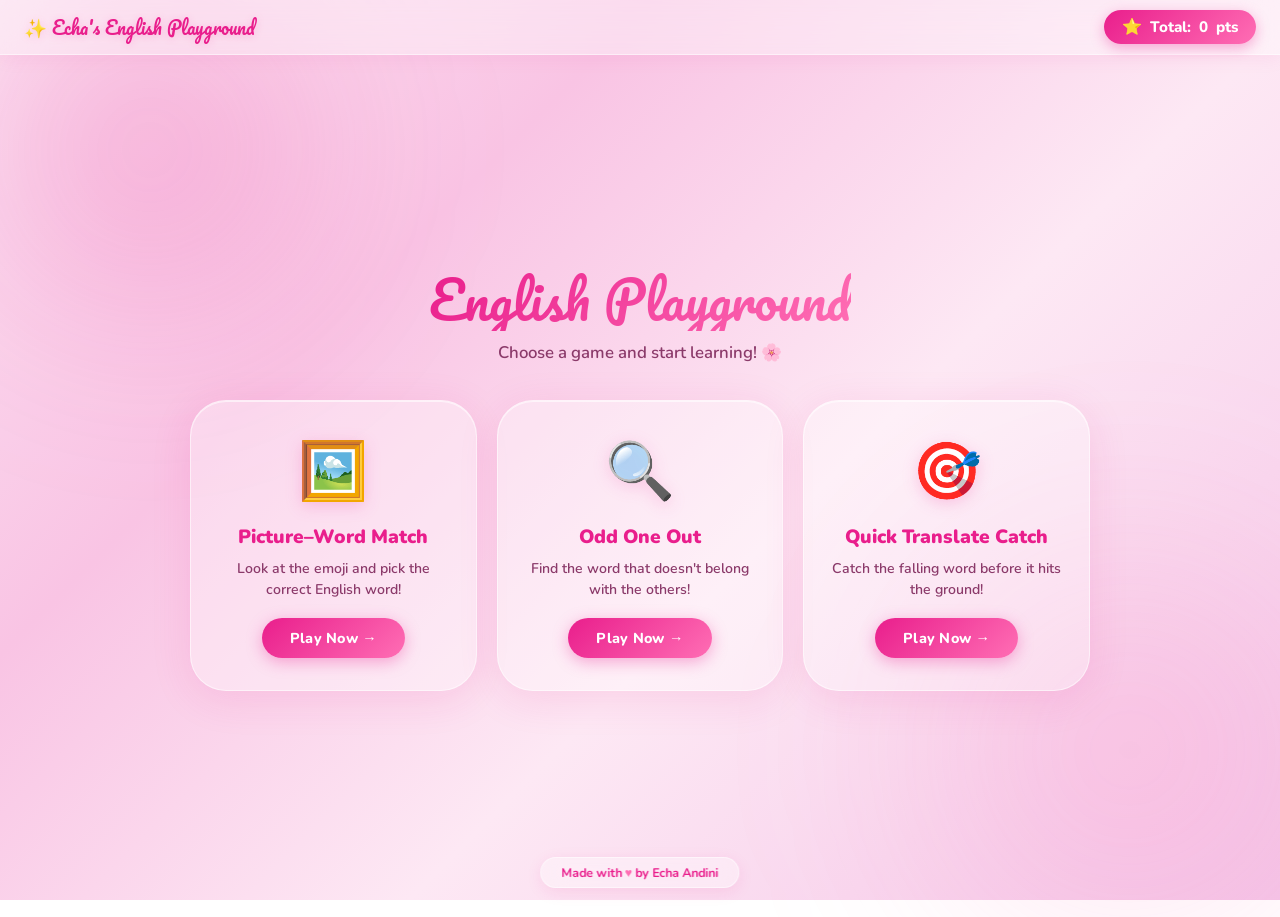
<file: gameK2.html>
<!DOCTYPE html>
<html lang="en">
<head>
<meta charset="UTF-8">
<meta name="viewport" content="width=device-width, initial-scale=1.0">
<title>Echa's English Playground</title>
<link href="https://fonts.googleapis.com/css2?family=Pacifico&family=Nunito:wght@400;600;700;800;900&display=swap" rel="stylesheet">
<style>
  /* ===== CSS VARIABLES ===== */
  :root {
    --pink-main: #e91e8c;
    --pink-light: #ff6eb4;
    --pink-pale: #ffd6ec;
    --pink-ultra: #fff0f8;
    --white: #ffffff;
    --glass-bg: rgba(255, 255, 255, 0.25);
    --glass-border: rgba(255, 255, 255, 0.45);
    --glass-shadow: rgba(233, 30, 140, 0.15);
    --correct: #22c55e;
    --wrong: #ef4444;
    --text-dark: #5a1a3a;
    --text-mid: #8b3a6a;
    --radius-lg: 24px;
    --radius-xl: 36px;
    --transition: 0.35s cubic-bezier(0.34, 1.56, 0.64, 1);
  }

  /* ===== RESET & BASE ===== */
  *, *::before, *::after { box-sizing: border-box; margin: 0; padding: 0; }

  body {
    font-family: 'Nunito', sans-serif;
    min-height: 100vh;
    background: linear-gradient(135deg, #fce4f3 0%, #f9c4e4 30%, #fde8f4 60%, #f5c6e8 100%);
    background-attachment: fixed;
    overflow-x: hidden;
    position: relative;
  }

  /* Decorative blobs */
  body::before, body::after {
    content: '';
    position: fixed;
    border-radius: 50%;
    filter: blur(80px);
    pointer-events: none;
    z-index: 0;
  }
  body::before {
    width: 500px; height: 500px;
    background: radial-gradient(circle, rgba(233,30,140,0.25), transparent 70%);
    top: -100px; left: -100px;
  }
  body::after {
    width: 600px; height: 600px;
    background: radial-gradient(circle, rgba(255,110,180,0.2), transparent 70%);
    bottom: -150px; right: -150px;
  }

  /* ===== GLASS CARD ===== */
  .glass {
    background: rgba(255,255,255,0.35);
    backdrop-filter: blur(18px);
    -webkit-backdrop-filter: blur(18px);
    border: 1.5px solid rgba(255,255,255,0.55);
    box-shadow: 0 8px 40px rgba(233,30,140,0.12), inset 0 1px 0 rgba(255,255,255,0.6);
    border-radius: var(--radius-xl);
  }

  /* ===== PAGES ===== */
  .page { display: none; min-height: 100vh; position: relative; z-index: 1; }
  .page.active { display: flex; flex-direction: column; align-items: center; justify-content: center; padding: 20px; animation: fadeSlide 0.45s ease forwards; }

  @keyframes fadeSlide {
    from { opacity: 0; transform: translateY(30px) scale(0.97); }
    to   { opacity: 1; transform: translateY(0) scale(1); }
  }

  /* ===== HEADER SCORE BAR ===== */
  .score-bar {
    position: fixed; top: 0; left: 0; right: 0;
    z-index: 100;
    display: flex; align-items: center; justify-content: space-between;
    padding: 10px 24px;
    background: rgba(255,255,255,0.4);
    backdrop-filter: blur(20px);
    border-bottom: 1px solid rgba(255,255,255,0.5);
    box-shadow: 0 2px 20px rgba(233,30,140,0.08);
  }
  .score-bar .brand {
    font-family: 'Pacifico', cursive;
    font-size: 1.15rem;
    color: var(--pink-main);
    text-shadow: 0 1px 8px rgba(233,30,140,0.2);
  }
  .score-display {
    display: flex; align-items: center; gap: 8px;
    background: linear-gradient(135deg, var(--pink-main), var(--pink-light));
    color: white;
    padding: 6px 18px;
    border-radius: 50px;
    font-weight: 800;
    font-size: 0.95rem;
    box-shadow: 0 4px 14px rgba(233,30,140,0.35);
  }
  .score-display .star { font-size: 1rem; }

  /* ===== LOBBY ===== */
  #lobby { padding-top: 80px; }

  .lobby-header {
    text-align: center;
    margin-bottom: 36px;
  }
  .lobby-header .title {
    font-family: 'Pacifico', cursive;
    font-size: clamp(2rem, 6vw, 3.2rem);
    background: linear-gradient(135deg, var(--pink-main), var(--pink-light));
    -webkit-background-clip: text;
    -webkit-text-fill-color: transparent;
    background-clip: text;
    text-shadow: none;
    line-height: 1.2;
    margin-bottom: 10px;
  }
  .lobby-header .subtitle {
    color: var(--text-mid);
    font-size: 1.05rem;
    font-weight: 600;
  }

  .game-cards {
    display: grid;
    grid-template-columns: repeat(auto-fit, minmax(260px, 1fr));
    gap: 20px;
    width: 100%;
    max-width: 900px;
  }

  .game-card {
    padding: 32px 24px;
    text-align: center;
    cursor: pointer;
    transition: transform 0.3s ease, box-shadow 0.3s ease;
    position: relative;
    overflow: hidden;
  }
  .game-card::before {
    content: '';
    position: absolute; inset: 0;
    background: linear-gradient(135deg, rgba(233,30,140,0.08), rgba(255,110,180,0.04));
    opacity: 0;
    transition: opacity 0.3s;
    border-radius: inherit;
  }
  .game-card:hover::before { opacity: 1; }
  .game-card:hover { transform: translateY(-8px); box-shadow: 0 20px 50px rgba(233,30,140,0.2), inset 0 1px 0 rgba(255,255,255,0.7); }
  .game-card:active { transform: translateY(-2px) scale(0.98); }

  .card-emoji {
    font-size: 3.5rem;
    margin-bottom: 14px;
    display: block;
    filter: drop-shadow(0 4px 8px rgba(233,30,140,0.2));
    animation: float 3s ease-in-out infinite;
  }
  .game-card:nth-child(2) .card-emoji { animation-delay: 0.5s; }
  .game-card:nth-child(3) .card-emoji { animation-delay: 1s; }

  @keyframes float {
    0%, 100% { transform: translateY(0); }
    50% { transform: translateY(-8px); }
  }

  .card-title {
    font-size: 1.2rem;
    font-weight: 900;
    color: var(--pink-main);
    margin-bottom: 8px;
  }
  .card-desc {
    font-size: 0.88rem;
    color: var(--text-mid);
    line-height: 1.5;
    font-weight: 600;
  }
  .play-btn {
    margin-top: 18px;
    display: inline-block;
    padding: 10px 28px;
    background: linear-gradient(135deg, var(--pink-main), var(--pink-light));
    color: white;
    border-radius: 50px;
    font-weight: 800;
    font-size: 0.9rem;
    box-shadow: 0 4px 16px rgba(233,30,140,0.35);
    transition: box-shadow 0.3s, transform 0.2s;
    letter-spacing: 0.02em;
  }
  .game-card:hover .play-btn { box-shadow: 0 8px 24px rgba(233,30,140,0.45); transform: scale(1.05); }

  /* ===== GAME CONTAINER ===== */
  .game-container {
    width: 100%; max-width: 680px;
    padding-top: 80px;
  }

  .game-header {
    display: flex; align-items: center; justify-content: space-between;
    margin-bottom: 24px;
  }
  .back-btn {
    display: flex; align-items: center; gap: 6px;
    background: rgba(255,255,255,0.5);
    border: 1.5px solid var(--glass-border);
    color: var(--pink-main);
    padding: 8px 16px;
    border-radius: 50px;
    font-weight: 800;
    font-size: 0.9rem;
    cursor: pointer;
    transition: all 0.25s;
    backdrop-filter: blur(10px);
  }
  .back-btn:hover { background: rgba(255,255,255,0.7); transform: translateX(-3px); }

  .game-title-badge {
    font-family: 'Pacifico', cursive;
    font-size: 1.1rem;
    color: var(--white);
    background: linear-gradient(135deg, var(--pink-main), var(--pink-light));
    padding: 8px 20px;
    border-radius: 50px;
    box-shadow: 0 4px 16px rgba(233,30,140,0.3);
  }

  .game-progress {
    display: flex; align-items: center; gap: 10px;
    color: var(--text-mid); font-weight: 700; font-size: 0.9rem;
  }

  /* ===== QUESTION BOX ===== */
  .question-box {
    padding: 36px 28px;
    text-align: center;
    margin-bottom: 20px;
  }

  /* ===== GAME 1: PICTURE WORD MATCH ===== */
  .big-emoji {
    font-size: clamp(4rem, 15vw, 7rem);
    display: block;
    margin-bottom: 20px;
    filter: drop-shadow(0 6px 16px rgba(233,30,140,0.25));
    animation: emojiPop 0.5s var(--transition);
  }
  @keyframes emojiPop {
    from { transform: scale(0.3) rotate(-15deg); opacity: 0; }
    to   { transform: scale(1) rotate(0deg); opacity: 1; }
  }

  .prompt-text {
    font-size: 1rem;
    color: var(--text-mid);
    font-weight: 700;
    margin-bottom: 4px;
  }

  .choices-grid {
    display: grid;
    grid-template-columns: 1fr 1fr;
    gap: 12px;
  }

  .choice-btn {
    padding: 14px 16px;
    border-radius: 16px;
    border: 2px solid rgba(255,255,255,0.6);
    background: rgba(255,255,255,0.5);
    font-family: 'Nunito', sans-serif;
    font-size: 1rem;
    font-weight: 800;
    color: var(--text-dark);
    cursor: pointer;
    transition: all 0.25s var(--transition);
    backdrop-filter: blur(8px);
    position: relative;
    overflow: hidden;
  }
  .choice-btn::after {
    content: '';
    position: absolute; inset: 0;
    background: linear-gradient(135deg, var(--pink-main), var(--pink-light));
    opacity: 0; transition: opacity 0.25s; border-radius: inherit;
  }
  .choice-btn:hover:not(:disabled)::after { opacity: 0.08; }
  .choice-btn:hover:not(:disabled) { transform: translateY(-3px); border-color: var(--pink-light); box-shadow: 0 8px 20px rgba(233,30,140,0.18); }
  .choice-btn:active:not(:disabled) { transform: scale(0.97); }
  .choice-btn.correct { background: rgba(34,197,94,0.2); border-color: var(--correct); color: #15803d; transform: scale(1.03); }
  .choice-btn.wrong   { background: rgba(239,68,68,0.15); border-color: var(--wrong); color: #dc2626; }
  .choice-btn:disabled { cursor: not-allowed; }

  /* ===== GAME 2: ODD ONE OUT ===== */
  .odd-grid {
    display: grid;
    grid-template-columns: 1fr 1fr;
    gap: 14px;
  }
  .odd-btn {
    padding: 22px 16px;
    border-radius: 18px;
    border: 2px solid rgba(255,255,255,0.6);
    background: rgba(255,255,255,0.45);
    font-family: 'Nunito', sans-serif;
    font-size: 1.1rem;
    font-weight: 800;
    color: var(--text-dark);
    cursor: pointer;
    transition: all 0.28s var(--transition);
    backdrop-filter: blur(10px);
    text-align: center;
  }
  .odd-btn:hover:not(:disabled) { transform: translateY(-4px) rotate(-1deg); border-color: var(--pink-light); box-shadow: 0 10px 24px rgba(233,30,140,0.2); background: rgba(255,255,255,0.65); }
  .odd-btn:active:not(:disabled) { transform: scale(0.96); }
  .odd-btn.correct { background: rgba(34,197,94,0.2); border-color: var(--correct); color: #15803d; transform: scale(1.04) rotate(0deg); }
  .odd-btn.wrong   { background: rgba(239,68,68,0.15); border-color: var(--wrong); color: #dc2626; }
  .odd-btn:disabled { cursor: not-allowed; }

  /* ===== GAME 3: FALLING WORD ===== */
  .falling-area {
    position: relative;
    height: 280px;
    border-radius: 20px;
    overflow: hidden;
    background: rgba(255,255,255,0.2);
    border: 1.5px solid rgba(255,255,255,0.4);
    backdrop-filter: blur(8px);
  }
  .translate-prompt {
    text-align: center;
    padding: 12px 16px;
    background: rgba(255,255,255,0.3);
    border-radius: 12px;
    color: var(--text-mid);
    font-weight: 700;
    font-size: 0.9rem;
    margin-bottom: 4px;
  }
  .falling-word {
    position: absolute;
    left: 50%; transform: translateX(-50%);
    font-size: clamp(1.8rem, 6vw, 2.8rem);
    font-weight: 900;
    color: var(--pink-main);
    text-shadow: 0 2px 12px rgba(233,30,140,0.3);
    font-family: 'Pacifico', cursive;
    white-space: nowrap;
    transition: none;
    letter-spacing: 0.02em;
  }
  .danger-zone {
    position: absolute;
    bottom: 0; left: 0; right: 0;
    height: 4px;
    background: linear-gradient(90deg, transparent, var(--wrong), transparent);
    border-radius: 0 0 20px 20px;
  }
  .catch-btns {
    display: flex; gap: 10px; margin-top: 16px;
  }
  .catch-btn {
    flex: 1;
    padding: 16px 10px;
    border-radius: 16px;
    border: 2px solid rgba(255,255,255,0.6);
    background: rgba(255,255,255,0.45);
    font-family: 'Nunito', sans-serif;
    font-size: 0.95rem;
    font-weight: 800;
    color: var(--text-dark);
    cursor: pointer;
    transition: all 0.25s var(--transition);
    backdrop-filter: blur(8px);
    text-align: center;
  }
  .catch-btn:hover:not(:disabled) { transform: translateY(-4px); border-color: var(--pink-light); background: rgba(255,255,255,0.65); box-shadow: 0 8px 20px rgba(233,30,140,0.18); }
  .catch-btn:active:not(:disabled) { transform: scale(0.96); }
  .catch-btn.correct { background: rgba(34,197,94,0.2); border-color: var(--correct); color: #15803d; }
  .catch-btn.wrong   { background: rgba(239,68,68,0.15); border-color: var(--wrong); color: #dc2626; }
  .catch-btn.timeout { background: rgba(239,68,68,0.15); border-color: var(--wrong); }
  .catch-btn:disabled { cursor: not-allowed; }

  .speed-bar-wrap {
    height: 8px; border-radius: 50px;
    background: rgba(255,255,255,0.3);
    overflow: hidden; margin-bottom: 12px;
    border: 1px solid rgba(255,255,255,0.4);
  }
  .speed-bar {
    height: 100%;
    background: linear-gradient(90deg, var(--correct), #86efac);
    border-radius: 50px;
    transition: width 0.1s linear, background 0.3s;
  }

  /* ===== FEEDBACK OVERLAY ===== */
  .feedback-overlay {
    position: fixed; inset: 0;
    display: flex; align-items: center; justify-content: center;
    z-index: 999;
    pointer-events: none;
    opacity: 0;
    transition: opacity 0.2s;
  }
  .feedback-overlay.show { opacity: 1; }
  .feedback-pill {
    font-size: clamp(1.5rem, 5vw, 2.2rem);
    font-weight: 900;
    color: white;
    padding: 18px 40px;
    border-radius: 50px;
    box-shadow: 0 10px 40px rgba(0,0,0,0.2);
    animation: pillPop 0.4s var(--transition);
    font-family: 'Nunito', sans-serif;
  }
  .feedback-pill.correct-pill { background: linear-gradient(135deg, #22c55e, #16a34a); }
  .feedback-pill.wrong-pill   { background: linear-gradient(135deg, #ef4444, #dc2626); }
  @keyframes pillPop {
    from { transform: scale(0.5) translateY(20px); }
    to   { transform: scale(1) translateY(0); }
  }

  /* ===== SCORE POPUP ===== */
  .score-anim {
    position: fixed; top: 60px; right: 20px;
    font-size: 1.4rem; font-weight: 900;
    color: var(--pink-main);
    pointer-events: none;
    z-index: 999;
    animation: scoreFloat 1.2s ease forwards;
    text-shadow: 0 2px 10px rgba(233,30,140,0.3);
  }
  @keyframes scoreFloat {
    0%   { opacity: 1; transform: translateY(0) scale(1); }
    60%  { opacity: 1; transform: translateY(-40px) scale(1.2); }
    100% { opacity: 0; transform: translateY(-70px) scale(0.8); }
  }

  /* ===== ROUND COMPLETE ===== */
  .round-complete {
    text-align: center;
    padding: 40px 28px;
  }
  .complete-emoji { font-size: 4rem; margin-bottom: 16px; display: block; animation: float 2s ease-in-out infinite; }
  .complete-title { font-family: 'Pacifico', cursive; font-size: 1.8rem; color: var(--pink-main); margin-bottom: 8px; }
  .complete-sub   { color: var(--text-mid); font-weight: 700; margin-bottom: 24px; }
  .complete-score { font-size: 2.5rem; font-weight: 900; color: var(--pink-main); margin-bottom: 6px; }
  .complete-label { color: var(--text-mid); font-weight: 600; font-size: 0.9rem; margin-bottom: 28px; }
  .action-btns    { display: flex; gap: 12px; justify-content: center; flex-wrap: wrap; }
  .btn-primary, .btn-secondary {
    padding: 12px 28px; border-radius: 50px; font-family: 'Nunito', sans-serif;
    font-weight: 800; font-size: 0.95rem; cursor: pointer; transition: all 0.25s;
    border: none;
  }
  .btn-primary { background: linear-gradient(135deg, var(--pink-main), var(--pink-light)); color: white; box-shadow: 0 6px 20px rgba(233,30,140,0.35); }
  .btn-primary:hover { box-shadow: 0 10px 28px rgba(233,30,140,0.45); transform: translateY(-2px); }
  .btn-secondary { background: rgba(255,255,255,0.6); color: var(--pink-main); border: 2px solid rgba(255,255,255,0.7); backdrop-filter: blur(8px); }
  .btn-secondary:hover { background: rgba(255,255,255,0.8); transform: translateY(-2px); }

  /* ===== CREATOR FOOTER ===== */
  .creator-tag {
    position: fixed; bottom: 12px; left: 50%; transform: translateX(-50%);
    z-index: 50;
    background: rgba(255,255,255,0.35);
    backdrop-filter: blur(12px);
    border: 1px solid rgba(255,255,255,0.5);
    border-radius: 50px;
    padding: 6px 20px;
    font-size: 0.78rem;
    font-weight: 700;
    color: var(--pink-main);
    white-space: nowrap;
    box-shadow: 0 4px 16px rgba(233,30,140,0.1);
  }
  .creator-tag .heart { color: var(--pink-light); }

  /* ===== RESPONSIVE ===== */
  @media (max-width: 500px) {
    .game-cards { grid-template-columns: 1fr; }
    .choices-grid { grid-template-columns: 1fr 1fr; }
    .catch-btns { flex-direction: column; }
    .odd-grid { grid-template-columns: 1fr 1fr; }
    .action-btns { flex-direction: column; }
    .btn-primary, .btn-secondary { width: 100%; }
  }

  /* ===== PARTICLE BURST ===== */
  .particle {
    position: fixed;
    pointer-events: none;
    z-index: 998;
    border-radius: 50%;
    animation: particleFly 0.9s ease forwards;
  }
  @keyframes particleFly {
    0%   { opacity: 1; transform: translate(0,0) scale(1); }
    100% { opacity: 0; transform: var(--fly); }
  }
</style>
</head>
<body>

<!-- SCORE BAR -->
<div class="score-bar">
  <div class="brand">✨ Echa's English Playground</div>
  <div class="score-display"><span class="star">⭐</span> Total: <span id="total-score">0</span> pts</div>
</div>

<!-- FEEDBACK OVERLAY -->
<div class="feedback-overlay" id="feedback-overlay">
  <div class="feedback-pill" id="feedback-pill"></div>
</div>

<!-- ==================== LOBBY ==================== -->
<div class="page active" id="lobby">
  <div class="lobby-header">
    <div class="title">English Playground</div>
    <div class="subtitle">Choose a game and start learning! 🌸</div>
  </div>
  <div class="game-cards">
    <div class="game-card glass" onclick="startGame('picture')">
      <span class="card-emoji">🖼️</span>
      <div class="card-title">Picture–Word Match</div>
      <div class="card-desc">Look at the emoji and pick the correct English word!</div>
      <div class="play-btn">Play Now →</div>
    </div>
    <div class="game-card glass" onclick="startGame('odd')">
      <span class="card-emoji">🔍</span>
      <div class="card-title">Odd One Out</div>
      <div class="card-desc">Find the word that doesn't belong with the others!</div>
      <div class="play-btn">Play Now →</div>
    </div>
    <div class="game-card glass" onclick="startGame('catch')">
      <span class="card-emoji">🎯</span>
      <div class="card-title">Quick Translate Catch</div>
      <div class="card-desc">Catch the falling word before it hits the ground!</div>
      <div class="play-btn">Play Now →</div>
    </div>
  </div>
</div>

<!-- ==================== GAME 1: PICTURE WORD MATCH ==================== -->
<div class="page" id="page-picture">
  <div class="game-container">
    <div class="game-header">
      <button class="back-btn" onclick="goLobby()">← Back</button>
      <div class="game-title-badge">🖼️ Picture Match</div>
      <div class="game-progress">Q <span id="pic-q-num">1</span>/5</div>
    </div>
    <div class="question-box glass">
      <span class="prompt-text">What is this?</span>
      <span class="big-emoji" id="pic-emoji">🍎</span>
      <div class="choices-grid" id="pic-choices"></div>
    </div>
    <div id="pic-complete" style="display:none" class="round-complete glass">
      <span class="complete-emoji">🎉</span>
      <div class="complete-title">Round Complete!</div>
      <div class="complete-sub">You finished Picture–Word Match!</div>
      <div class="complete-score" id="pic-final-score">+0</div>
      <div class="complete-label">points earned this round</div>
      <div class="action-btns">
        <button class="btn-primary" onclick="startGame('picture')">Play Again 🔄</button>
        <button class="btn-secondary" onclick="goLobby()">🏠 Lobby</button>
      </div>
    </div>
  </div>
</div>

<!-- ==================== GAME 2: ODD ONE OUT ==================== -->
<div class="page" id="page-odd">
  <div class="game-container">
    <div class="game-header">
      <button class="back-btn" onclick="goLobby()">← Back</button>
      <div class="game-title-badge">🔍 Odd One Out</div>
      <div class="game-progress">Q <span id="odd-q-num">1</span>/5</div>
    </div>
    <div class="question-box glass" id="odd-question-box">
      <span class="prompt-text" id="odd-hint">Find the odd one out!</span>
      <div style="height:16px"></div>
      <div class="odd-grid" id="odd-choices"></div>
    </div>
    <div id="odd-complete" style="display:none" class="round-complete glass">
      <span class="complete-emoji">🏆</span>
      <div class="complete-title">Round Complete!</div>
      <div class="complete-sub">You finished Odd One Out!</div>
      <div class="complete-score" id="odd-final-score">+0</div>
      <div class="complete-label">points earned this round</div>
      <div class="action-btns">
        <button class="btn-primary" onclick="startGame('odd')">Play Again 🔄</button>
        <button class="btn-secondary" onclick="goLobby()">🏠 Lobby</button>
      </div>
    </div>
  </div>
</div>

<!-- ==================== GAME 3: QUICK TRANSLATE CATCH ==================== -->
<div class="page" id="page-catch">
  <div class="game-container">
    <div class="game-header">
      <button class="back-btn" onclick="goLobby()">← Back</button>
      <div class="game-title-badge">🎯 Translate Catch</div>
      <div class="game-progress">Q <span id="catch-q-num">1</span>/5</div>
    </div>
    <div class="question-box glass" id="catch-main">
      <div class="translate-prompt">Translate this Indonesian word 👇</div>
      <div class="speed-bar-wrap"><div class="speed-bar" id="speed-bar"></div></div>
      <div class="falling-area" id="falling-area">
        <div class="falling-word" id="falling-word">Kucing</div>
        <div class="danger-zone"></div>
      </div>
      <div class="catch-btns" id="catch-choices"></div>
    </div>
    <div id="catch-complete" style="display:none" class="round-complete glass">
      <span class="complete-emoji">🌟</span>
      <div class="complete-title">Round Complete!</div>
      <div class="complete-sub">You finished Quick Translate Catch!</div>
      <div class="complete-score" id="catch-final-score">+0</div>
      <div class="complete-label">points earned this round</div>
      <div class="action-btns">
        <button class="btn-primary" onclick="startGame('catch')">Play Again 🔄</button>
        <button class="btn-secondary" onclick="goLobby()">🏠 Lobby</button>
      </div>
    </div>
  </div>
</div>

<!-- CREATOR TAG -->
<div class="creator-tag">Made with <span class="heart">♥</span> by Echa Andini</div>

<script>
// ==================== DATA ====================
const PICTURE_DATA = [
  { emoji: '🍎', answer: 'Apple',      options: ['Apple', 'Mango', 'Grape', 'Banana'] },
  { emoji: '🐱', answer: 'Cat',        options: ['Dog', 'Cat', 'Bird', 'Fish'] },
  { emoji: '🚗', answer: 'Car',        options: ['Train', 'Plane', 'Car', 'Boat'] },
  { emoji: '🌙', answer: 'Moon',       options: ['Star', 'Sun', 'Moon', 'Cloud'] },
  { emoji: '📚', answer: 'Books',      options: ['Pen', 'Desk', 'Chair', 'Books'] },
  { emoji: '🎵', answer: 'Music',      options: ['Music', 'Dance', 'Art', 'Sport'] },
  { emoji: '🌺', answer: 'Flower',     options: ['Tree', 'Leaf', 'Flower', 'Grass'] },
  { emoji: '🏠', answer: 'House',      options: ['School', 'Office', 'House', 'Store'] },
];

const ODD_DATA = [
  { words: ['Apple', 'Banana', 'Grape', 'Carrot'],   odd: 'Carrot',   hint: '🍎 3 are fruits — which one is a vegetable?' },
  { words: ['Dog', 'Cat', 'Parrot', 'Salmon'],        odd: 'Salmon',   hint: '🐾 3 are common pets — which is a fish?' },
  { words: ['Red', 'Green', 'Blue', 'Triangle'],      odd: 'Triangle', hint: '🎨 3 are colors — which one is a shape?' },
  { words: ['Football', 'Tennis', 'Chess', 'Swimming'], odd: 'Chess',  hint: '⚽ 3 are physical sports — which is a board game?' },
  { words: ['Paris', 'Tokyo', 'Berlin', 'Amazon'],   odd: 'Amazon',   hint: '🌍 3 are capital cities — which is a river?' },
  { words: ['January', 'March', 'Friday', 'August'], odd: 'Friday',   hint: '📅 3 are months — which is a day?' },
  { words: ['Piano', 'Guitar', 'Violin', 'Trumpet'], odd: 'Trumpet',  hint: '🎸 3 have strings — which one is a wind instrument?' },
];

const CATCH_DATA = [
  { id: 'Kucing',  answer: 'Cat',     options: ['Dog', 'Cat', 'Bird'] },
  { id: 'Mobil',   answer: 'Car',     options: ['Bike', 'Car', 'Bus'] },
  { id: 'Sekolah', answer: 'School',  options: ['School', 'Market', 'Park'] },
  { id: 'Hujan',   answer: 'Rain',    options: ['Wind', 'Rain', 'Snow'] },
  { id: 'Buku',    answer: 'Book',    options: ['Book', 'Pen', 'Bag'] },
  { id: 'Makan',   answer: 'Eat',     options: ['Sleep', 'Run', 'Eat'] },
  { id: 'Tidur',   answer: 'Sleep',   options: ['Sleep', 'Walk', 'Play'] },
  { id: 'Pohon',   answer: 'Tree',    options: ['Flower', 'Tree', 'Grass'] },
];

// ==================== STATE ====================
let totalScore = parseInt(localStorage.getItem('echaScore') || '0');
let currentGame = '';
let currentIndex = 0;
let roundScore = 0;
let shuffledData = [];
let fallAnim = null;
let fallY = 0;
let fallSpeed = 0;
let fallActive = false;
const QUESTIONS_PER_ROUND = 5;

// ==================== INIT ====================
document.getElementById('total-score').textContent = totalScore;

function shuffle(arr) {
  return [...arr].sort(() => Math.random() - 0.5);
}

function showPage(id) {
  document.querySelectorAll('.page').forEach(p => p.classList.remove('active'));
  document.getElementById(id).classList.add('active');
}

function goLobby() {
  stopFall();
  showPage('lobby');
  currentGame = '';
}

// ==================== START GAME ====================
function startGame(game) {
  currentGame = game;
  currentIndex = 0;
  roundScore = 0;
  stopFall();

  if (game === 'picture') {
    shuffledData = shuffle(PICTURE_DATA).slice(0, QUESTIONS_PER_ROUND);
    showPage('page-picture');
    document.getElementById('pic-complete').style.display = 'none';
    loadPictureQ();
  } else if (game === 'odd') {
    shuffledData = shuffle(ODD_DATA).slice(0, QUESTIONS_PER_ROUND);
    showPage('page-odd');
    document.getElementById('odd-complete').style.display = 'none';
    loadOddQ();
  } else if (game === 'catch') {
    shuffledData = shuffle(CATCH_DATA).slice(0, QUESTIONS_PER_ROUND);
    showPage('page-catch');
    document.getElementById('catch-complete').style.display = 'none';
    loadCatchQ();
  }
}

// ==================== GAME 1: PICTURE MATCH ====================
function loadPictureQ() {
  const q = shuffledData[currentIndex];
  document.getElementById('pic-q-num').textContent = currentIndex + 1;
  const emojiEl = document.getElementById('pic-emoji');
  emojiEl.textContent = q.emoji;
  emojiEl.style.animation = 'none';
  void emojiEl.offsetWidth;
  emojiEl.style.animation = 'emojiPop 0.5s var(--transition)';

  const opts = shuffle(q.options);
  const container = document.getElementById('pic-choices');
  container.innerHTML = '';
  opts.forEach(opt => {
    const btn = document.createElement('button');
    btn.className = 'choice-btn';
    btn.textContent = opt;
    btn.onclick = () => answerPicture(opt === q.answer, btn, container);
    container.appendChild(btn);
  });
}

function answerPicture(correct, btn, container) {
  container.querySelectorAll('.choice-btn').forEach(b => b.disabled = true);
  const q = shuffledData[currentIndex];
  if (correct) {
    btn.classList.add('correct');
    addScore(10);
    feedback(true);
    spawnParticles(btn);
  } else {
    btn.classList.add('wrong');
    // Highlight correct
    container.querySelectorAll('.choice-btn').forEach(b => {
      if (b.textContent === q.answer) b.classList.add('correct');
    });
    feedback(false);
  }
  setTimeout(() => {
    currentIndex++;
    if (currentIndex >= QUESTIONS_PER_ROUND) endRound('picture');
    else loadPictureQ();
  }, 1400);
}

// ==================== GAME 2: ODD ONE OUT ====================
function loadOddQ() {
  const q = shuffledData[currentIndex];
  document.getElementById('odd-q-num').textContent = currentIndex + 1;
  document.getElementById('odd-hint').textContent = q.hint;

  const opts = shuffle(q.words);
  const container = document.getElementById('odd-choices');
  container.innerHTML = '';
  opts.forEach(word => {
    const btn = document.createElement('button');
    btn.className = 'odd-btn';
    btn.textContent = word;
    btn.onclick = () => answerOdd(word === q.odd, btn, container, q.odd);
    container.appendChild(btn);
  });
}

function answerOdd(correct, btn, container, oddWord) {
container.querySelectorAll('.odd-btn').forEach(b => b.disabled = true);
if (correct) {
    btn.classList.add('correct');
    addScore(10);
    feedback(true);
    spawnParticles(btn);
} else {
    btn.classList.add('wrong');
    container.querySelectorAll('.odd-btn').forEach(b => {
    if (b.textContent === oddWord) b.classList.add('correct');
    });
    feedback(false);
}
setTimeout(() => {
    currentIndex++;
    if (currentIndex >= QUESTIONS_PER_ROUND) endRound('odd');
    else loadOddQ();
}, 1400);
}

// ==================== GAME 3: TRANSLATE CATCH ====================
function loadCatchQ() {
const q = shuffledData[currentIndex];
  document.getElementById('catch-q-num').textContent = currentIndex + 1;
  const area = document.getElementById('falling-area');
  const word = document.getElementById('falling-word');
  word.textContent = q.id;
  fallY = 0;
  word.style.top = '8px';

  const areaH = area.clientHeight || 280;
  fallSpeed = 0.6 + currentIndex * 0.08; // slightly faster each question

  // Speed bar
  updateSpeedBar(1);

  const opts = shuffle(q.options);
  const container = document.getElementById('catch-choices');
  container.innerHTML = '';
  opts.forEach(opt => {
    const btn = document.createElement('button');
    btn.className = 'catch-btn';
    btn.textContent = opt;
    btn.onclick = () => answerCatch(opt === q.answer, btn, container);
    container.appendChild(btn);
});

fallActive = true;
stopFall();
startFall(areaH);
}

function startFall(areaH) {
const word = document.getElementById('falling-word');
const startTime = performance.now();
const duration = (areaH - 20) / fallSpeed * 16; // ms

function step(now) {
    if (!fallActive) return;
    const elapsed = now - startTime;
    const progress = Math.min(elapsed / duration, 1);
    fallY = progress * (areaH - 60);
    word.style.top = fallY + 'px';
    updateSpeedBar(1 - progress);
    if (progress < 1) {
    fallAnim = requestAnimationFrame(step);
    } else {
      // Timeout — word hit ground
      fallActive = false;
      timeoutCatch();
    }
  }
  fallAnim = requestAnimationFrame(step);
}

function stopFall() {
  fallActive = false;
  if (fallAnim) { cancelAnimationFrame(fallAnim); fallAnim = null; }
}

function updateSpeedBar(ratio) {
  const bar = document.getElementById('speed-bar');
  bar.style.width = (ratio * 100) + '%';
  if (ratio > 0.5) bar.style.background = 'linear-gradient(90deg, #22c55e, #86efac)';
  else if (ratio > 0.25) bar.style.background = 'linear-gradient(90deg, #f59e0b, #fcd34d)';
  else bar.style.background = 'linear-gradient(90deg, #ef4444, #fca5a5)';
}

function timeoutCatch() {
  const q = shuffledData[currentIndex];
  const container = document.getElementById('catch-choices');
  container.querySelectorAll('.catch-btn').forEach(b => {
    b.disabled = true;
    if (b.textContent === q.answer) b.classList.add('correct');
    else b.classList.add('timeout');
  });
  feedback(false, '⏰ Too slow!');
  setTimeout(() => {
    currentIndex++;
    if (currentIndex >= QUESTIONS_PER_ROUND) endRound('catch');
    else loadCatchQ();
  }, 1500);
}

function answerCatch(correct, btn, container) {
stopFall();
container.querySelectorAll('.catch-btn').forEach(b => b.disabled = true);
const q = shuffledData[currentIndex];
if (correct) {
    btn.classList.add('correct');
    addScore(10);
    feedback(true);
    spawnParticles(btn);
} else {
    btn.classList.add('wrong');
    container.querySelectorAll('.catch-btn').forEach(b => {
    if (b.textContent === q.answer) b.classList.add('correct');
    });
    feedback(false);
}
setTimeout(() => {
    currentIndex++;
    if (currentIndex >= QUESTIONS_PER_ROUND) endRound('catch');
    else loadCatchQ();
}, 1400);
}

// ==================== END ROUND ====================
function endRound(game) {
if (game === 'picture') {
    document.getElementById('pic-emoji').parentElement.style.display = 'none'; // hide q
    document.querySelector('#page-picture .question-box').style.display = 'none';
    document.getElementById('pic-final-score').textContent = '+' + roundScore;
    document.getElementById('pic-complete').style.display = 'block';
} else if (game === 'odd') {
    document.getElementById('odd-question-box').style.display = 'none';
    document.getElementById('odd-final-score').textContent = '+' + roundScore;
    document.getElementById('odd-complete').style.display = 'block';
} else if (game === 'catch') {
    document.getElementById('catch-main').style.display = 'none';
    document.getElementById('catch-final-score').textContent = '+' + roundScore;
    document.getElementById('catch-complete').style.display = 'block';
}
  // Reset hidden elements on next startGame
setTimeout(() => {
    document.querySelectorAll('.question-box').forEach(el => el.style.display = '');
}, 100);
}

// ==================== SCORING ====================
function addScore(pts) {
roundScore += pts;
totalScore += pts;
localStorage.setItem('echaScore', totalScore);
document.getElementById('total-score').textContent = totalScore;
  // Floating score anim
const el = document.createElement('div');
el.className = 'score-anim';
el.textContent = '+' + pts + ' ⭐';
document.body.appendChild(el);
setTimeout(() => el.remove(), 1300);
}

// ==================== FEEDBACK ====================
function feedback(correct, msg) {
const overlay = document.getElementById('feedback-overlay');
const pill = document.getElementById('feedback-pill');
if (correct) {
    pill.textContent = msg || ['✨ Correct!', '🎉 Great job!', '🌟 Perfect!', '💯 Amazing!'][Math.floor(Math.random()*4)];
    pill.className = 'feedback-pill correct-pill';
} else {
    pill.textContent = msg || ['❌ Try again!', '😅 Not quite!', '💪 Keep going!', '🙈 Oops!'][Math.floor(Math.random()*4)];
    pill.className = 'feedback-pill wrong-pill';
}
overlay.classList.add('show');
setTimeout(() => overlay.classList.remove('show'), 900);
}

// ==================== PARTICLES ====================
function spawnParticles(btn) {
const rect = btn.getBoundingClientRect();
const cx = rect.left + rect.width / 2;
const cy = rect.top + rect.height / 2;
const colors = ['#e91e8c','#ff6eb4','#ffd6ec','#ff3da0','#ff9dd3'];
for (let i = 0; i < 12; i++) {
    const p = document.createElement('div');
    p.className = 'particle';
    const size = Math.random() * 10 + 6;
    const angle = (i / 12) * 360;
    const dist = Math.random() * 80 + 40;
    const rad = angle * Math.PI / 180;
    const dx = Math.cos(rad) * dist;
    const dy = Math.sin(rad) * dist;
    p.style.cssText = `
    left:${cx}px; top:${cy}px;
    width:${size}px; height:${size}px;
    background:${colors[i % colors.length]};
    --fly: translate(${dx}px, ${dy}px) scale(0);
    animation-duration: ${0.6 + Math.random()*0.4}s;
    `;
    document.body.appendChild(p);
    setTimeout(() => p.remove(), 1100);
}
}
</script>
</body>
</html>
</file>
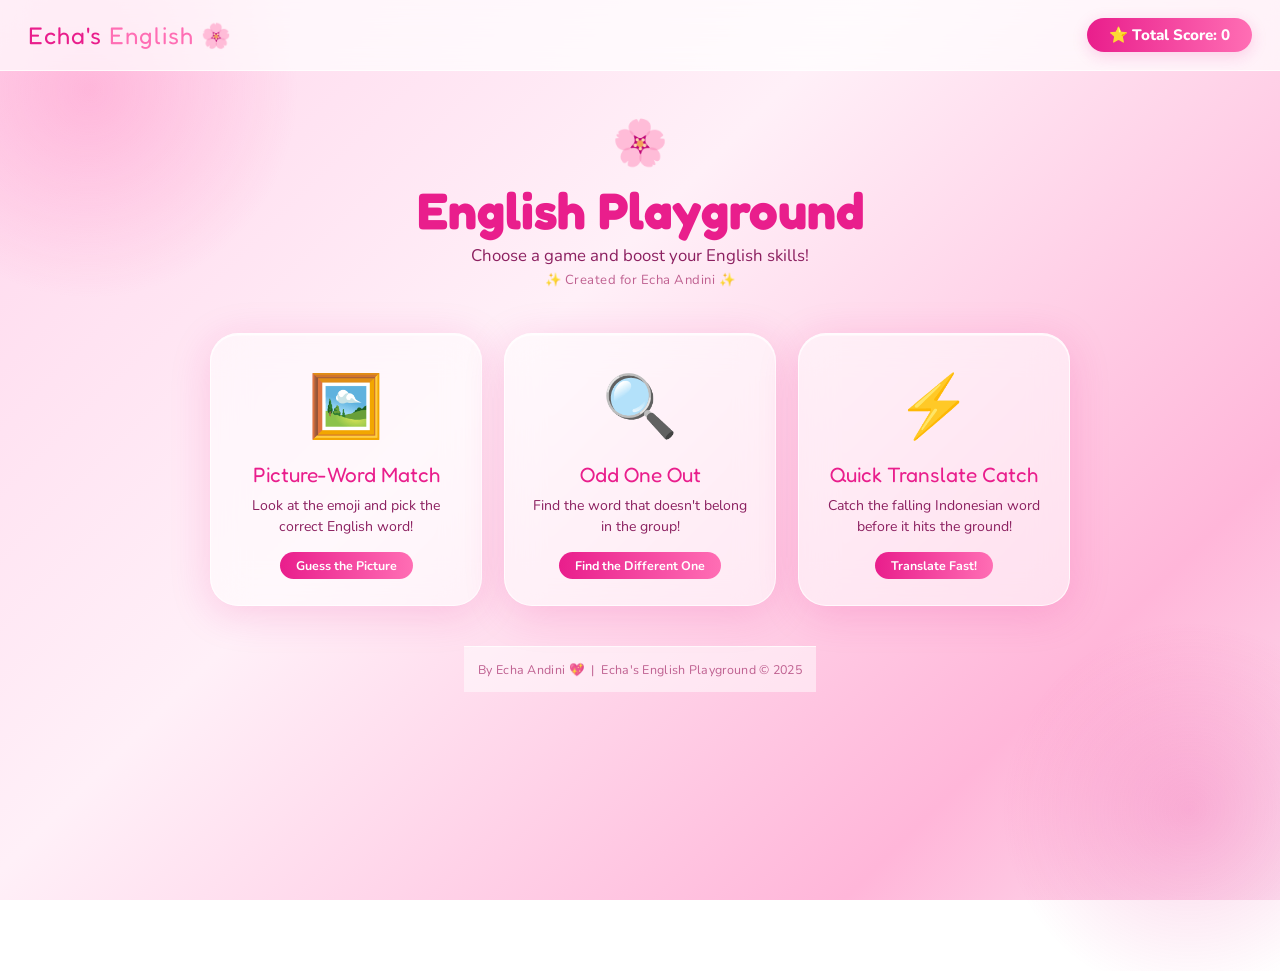
<file: GAMESSFIKS.html>
<!DOCTYPE html>
<html lang="en">
<head>
<meta charset="UTF-8">
<meta name="viewport" content="width=device-width, initial-scale=1.0">
<title>Echa's English Playground 🌸</title>
<link href="https://fonts.googleapis.com/css2?family=Fredoka+One&family=Nunito:wght@400;600;700;800&display=swap" rel="stylesheet">
<style>
:root {
--pink-primary: #e91e8c;
--pink-light: #ff6eb4;
--pink-pale: #ffd6ec;
--pink-ultra: #fff0f8;
--white: #ffffff;
--glass-bg: rgba(255,255,255,0.55);
--glass-border: rgba(255,255,255,0.75);
--shadow-pink: rgba(233,30,140,0.18);
--text-dark: #3a0025;
--text-mid: #8c2060;
--correct: #22c55e;
--wrong: #ef4444;
--btn-radius: 18px;
--card-radius: 28px;
--transition: 0.38s cubic-bezier(.4,0,.2,1);
}

*, *::before, *::after { box-sizing: border-box; margin: 0; padding: 0; }

body {
font-family: 'Nunito', sans-serif;
min-height: 100vh;
background: linear-gradient(135deg, #ffd6ec 0%, #fff0f8 40%, #ffb6d9 80%, #e91e8c22 100%);
background-attachment: fixed;
color: var(--text-dark);
overflow-x: hidden;
}

/* Decorative blobs */
body::before {
content: '';
position: fixed;
top: -120px; left: -120px;
width: 420px; height: 420px;
background: radial-gradient(circle, #ff6eb455 0%, transparent 70%);
border-radius: 50%;
pointer-events: none;
z-index: 0;
}
body::after {
content: '';
position: fixed;
bottom: -100px; right: -100px;
width: 380px; height: 380px;
background: radial-gradient(circle, #e91e8c33 0%, transparent 70%);
border-radius: 50%;
pointer-events: none;
z-index: 0;
}

/* ── PAGES ── */
.page { display: none; min-height: 100vh; position: relative; z-index: 1; }
.page.active { display: flex; flex-direction: column; animation: fadeInUp 0.45s var(--transition); }

@keyframes fadeInUp {
from { opacity: 0; transform: translateY(28px); }
to   { opacity: 1; transform: translateY(0); }
}

/* ── GLASS CARD ── */
.glass {
background: var(--glass-bg);
border: 1.5px solid var(--glass-border);
backdrop-filter: blur(18px);
-webkit-backdrop-filter: blur(18px);
border-radius: var(--card-radius);
box-shadow: 0 8px 40px var(--shadow-pink), 0 1.5px 0 var(--glass-border) inset;
}

/* ── HEADER ── */
.site-header {
display: flex;
justify-content: space-between;
align-items: center;
padding: 18px 28px;
background: rgba(255,255,255,0.7);
border-bottom: 1.5px solid var(--glass-border);
backdrop-filter: blur(14px);
position: sticky; top: 0; z-index: 100;
flex-wrap: wrap; gap: 10px;
}
.logo { font-family: 'Fredoka One', cursive; font-size: 1.5rem; color: var(--pink-primary); letter-spacing: 1px; }
.logo span { color: var(--pink-light); }
.score-pill {
background: linear-gradient(90deg, var(--pink-primary), var(--pink-light));
color: #fff;
padding: 7px 22px;
border-radius: 50px;
font-weight: 800;
font-size: 0.95rem;
box-shadow: 0 4px 16px var(--shadow-pink);
white-space: nowrap;
}
.back-btn {
background: var(--glass-bg);
border: 1.5px solid var(--glass-border);
color: var(--pink-primary);
padding: 7px 18px;
border-radius: 50px;
font-weight: 700;
cursor: pointer;
font-size: 0.9rem;
transition: background var(--transition), transform 0.2s;
}
.back-btn:hover { background: var(--pink-pale); transform: scale(1.05); }

/* ── LOBBY ── */
#lobby { align-items: center; }
.lobby-hero {
text-align: center;
padding: 42px 20px 20px;
}
.lobby-hero .crown { font-size: 2.8rem; animation: bounce 1.8s ease-in-out infinite; }
@keyframes bounce { 0%,100%{transform:translateY(0)} 50%{transform:translateY(-10px)} }
.lobby-hero h1 { font-family: 'Fredoka One', cursive; font-size: clamp(2rem,6vw,3.2rem); color: var(--pink-primary); line-height: 1.1; margin: 8px 0 6px; }
.lobby-hero p { color: var(--text-mid); font-size: 1.05rem; margin-bottom: 4px; }
.owner-tag { font-size: 0.82rem; color: #bf6090; margin-top: 4px; letter-spacing: 0.5px; }

.game-cards { display: flex; gap: 22px; flex-wrap: wrap; justify-content: center; padding: 24px 20px 40px; max-width: 900px; width: 100%; }

.game-card {
width: 260px; flex: 1 1 220px; max-width: 310px;
padding: 32px 24px 26px;
cursor: pointer;
transition: transform 0.28s, box-shadow 0.28s;
text-align: center;
position: relative;
overflow: hidden;
}
.game-card::before {
content: '';
position: absolute;
inset: 0;
background: linear-gradient(135deg, rgba(255,255,255,0.7) 0%, rgba(255,110,180,0.12) 100%);
border-radius: var(--card-radius);
transition: opacity var(--transition);
opacity: 0;
}
.game-card:hover { transform: translateY(-8px) scale(1.03); box-shadow: 0 16px 50px var(--shadow-pink); }
.game-card:hover::before { opacity: 1; }
.card-icon { font-size: 3.8rem; margin-bottom: 14px; display: block; }
.card-title { font-family: 'Fredoka One', cursive; font-size: 1.3rem; color: var(--pink-primary); margin-bottom: 8px; }
.card-desc { font-size: 0.88rem; color: var(--text-mid); line-height: 1.5; }
.card-badge {
display: inline-block;
margin-top: 14px;
background: linear-gradient(90deg, var(--pink-primary), var(--pink-light));
color: #fff;
padding: 5px 16px;
border-radius: 50px;
font-size: 0.78rem;
font-weight: 700;
}

/*  GAME COMMON */
.game-wrap { flex: 1; display: flex; flex-direction: column; align-items: center; padding: 30px 16px 40px; }
.game-title { font-family: 'Fredoka One', cursive; font-size: 1.7rem; color: var(--pink-primary); margin-bottom: 6px; text-align: center; }
.game-sub { color: var(--text-mid); font-size: 0.92rem; margin-bottom: 22px; text-align: center; }
.progress-bar { width: 100%; max-width: 480px; height: 8px; background: var(--pink-pale); border-radius: 50px; margin-bottom: 24px; overflow: hidden; }
.progress-fill { height: 100%; background: linear-gradient(90deg, var(--pink-primary), var(--pink-light)); border-radius: 50px; transition: width 0.5s ease; }
.q-counter { font-size: 0.82rem; color: var(--text-mid); text-align: center; margin-bottom: 18px; }

/* Feedback flash */
.feedback-overlay {
position: fixed; inset: 0; display: flex; align-items: center; justify-content: center;
font-size: 5rem; z-index: 999; pointer-events: none;
opacity: 0; transition: opacity 0.3s;
}
.feedback-overlay.show { opacity: 1; }

/* Buttons */
.choice-btn {
padding: 14px 22px;
border: 2px solid var(--glass-border);
border-radius: var(--btn-radius);
background: var(--glass-bg);
backdrop-filter: blur(10px);
cursor: pointer;
font-family: 'Nunito', sans-serif;
font-size: 1.05rem;
font-weight: 700;
color: var(--text-dark);
transition: all 0.22s;
box-shadow: 0 3px 12px var(--shadow-pink);
text-align: center;
}
.choice-btn:hover:not(:disabled) { background: var(--pink-pale); transform: translateY(-3px) scale(1.04); border-color: var(--pink-light); }
.choice-btn.correct { background: #dcfce7 !important; border-color: var(--correct) !important; color: #166534 !important; transform: scale(1.05); }
.choice-btn.wrong   { background: #fee2e2 !important; border-color: var(--wrong) !important; color: #991b1b !important; transform: scale(0.97); }
.choice-btn:disabled { cursor: default; }

/* GAME 1: Picture Word */
#game1 .emoji-box {
font-size: clamp(5rem, 18vw, 8rem);
text-align: center;
padding: 24px;
margin-bottom: 28px;
animation: popIn 0.35s ease;
line-height: 1;
}
@keyframes popIn { from{transform:scale(0.6);opacity:0} to{transform:scale(1);opacity:1} }
#game1 .choices { display: grid; grid-template-columns: 1fr 1fr; gap: 14px; width: 100%; max-width: 440px; }

/* ── GAME 2: Odd One Out ── */
#game2 .odd-grid { display: grid; grid-template-columns: 1fr 1fr; gap: 16px; width: 100%; max-width: 440px; }
#game2 .odd-btn { padding: 20px; font-size: 1.1rem; }

/* ── GAME 3: Falling Word ── */
#game3 { overflow: hidden; }
#game3 .fall-arena {
width: 100%; max-width: 480px; height: 280px;
border: 2px dashed var(--pink-light);
border-radius: 20px;
background: rgba(255,255,255,0.35);
position: relative;
overflow: hidden;
margin-bottom: 20px;
backdrop-filter: blur(8px);
}
.falling-word {
position: absolute;
font-family: 'Fredoka One', cursive;
font-size: clamp(1.6rem, 5vw, 2.2rem);
color: var(--pink-primary);
left: 50%;
transform: translateX(-50%);
white-space: nowrap;
background: rgba(255,255,255,0.8);
border: 2px solid var(--pink-light);
border-radius: 50px;
padding: 8px 26px;
box-shadow: 0 4px 20px var(--shadow-pink);
pointer-events: none;
}
#game3 .translate-prompt { font-family:'Fredoka One',cursive; font-size:1.1rem; color:var(--text-mid); margin-bottom:8px; }
#game3 .fall-choices { display: flex; gap: 12px; flex-wrap: wrap; justify-content: center; width: 100%; max-width: 480px; }
#game3 .fall-choices .choice-btn { flex: 1 1 120px; max-width: 160px; }
.time-bar { width: 100%; max-width: 480px; height: 6px; background: var(--pink-pale); border-radius: 50px; margin-bottom: 10px; overflow: hidden; }
.time-fill { height: 100%; background: linear-gradient(90deg, var(--correct), #86efac); border-radius: 50px; transition: width 0.1s linear; }
.time-fill.danger { background: linear-gradient(90deg, var(--wrong), #fca5a5); }

/* ── RESULT SCREEN ── */
#result { align-items: center; justify-content: center; }
.result-card { text-align: center; padding: 44px 36px; max-width: 460px; width: 90%; }
.result-emoji { font-size: 5rem; margin-bottom: 16px; animation: bounce 1.5s infinite; }
.result-title { font-family: 'Fredoka One', cursive; font-size: 2rem; color: var(--pink-primary); margin-bottom: 8px; }
.result-score { font-size: 1.1rem; color: var(--text-mid); margin-bottom: 6px; }
.result-total { font-family: 'Fredoka One', cursive; font-size: 1.4rem; color: var(--pink-primary); margin-bottom: 28px; }
.result-btns { display: flex; gap: 14px; flex-wrap: wrap; justify-content: center; }
.btn-primary {
background: linear-gradient(90deg, var(--pink-primary), var(--pink-light));
color: #fff; border: none; padding: 13px 30px;
border-radius: var(--btn-radius); font-weight: 800; font-size: 1rem;
cursor: pointer; box-shadow: 0 5px 20px var(--shadow-pink);
transition: transform 0.2s, box-shadow 0.2s; font-family: 'Nunito', sans-serif;
}
.btn-primary:hover { transform: translateY(-3px); box-shadow: 0 8px 28px var(--shadow-pink); }
.btn-secondary {
background: var(--glass-bg); border: 2px solid var(--pink-light); color: var(--pink-primary);
padding: 11px 26px; border-radius: var(--btn-radius); font-weight: 700; font-size: 0.95rem;
cursor: pointer; transition: background 0.2s; font-family: 'Nunito', sans-serif;
}
.btn-secondary:hover { background: var(--pink-pale); }

.footer {
text-align: center;
padding: 14px;
font-size: 0.78rem;
color: #bf6090;
background: rgba(255,255,255,0.5);
border-top: 1px solid var(--glass-border);
letter-spacing: 0.3px;
}

@media (max-width: 500px) {
.site-header { padding: 12px 16px; }
.game-wrap { padding: 20px 10px 30px; }
#game3 .fall-arena { height: 220px; }
.result-card { padding: 30px 18px; }
}
</style>
</head>
<body>

<!-- FEEDBACK OVERLAY -->
<div class="feedback-overlay" id="feedbackOverlay"></div>

<!-- ══════════════ HEADER ══════════════ -->
<header class="site-header" id="siteHeader">
<div class="logo">Echa's <span>English</span> 🌸</div>
<div style="display:flex;gap:10px;align-items:center;flex-wrap:wrap;">
<button class="back-btn" id="backBtn" style="display:none" onclick="goLobby()">← Lobby</button>
<div class="score-pill">⭐ Total Score: <span id="scoreDisplay">0</span></div>
</div>
</header>

<!-- ══════════════ PAGE: LOBBY ══════════════ -->
<section class="page active" id="lobby">
<div class="lobby-hero">
<div class="crown">🌸</div>
<h1>English Playground</h1>
<p>Choose a game and boost your English skills!</p>
<div class="owner-tag">✨ Created for Echa Andini ✨</div>
</div>

<div class="game-cards">
<div class="game-card glass" onclick="startGame('game1')">
    <span class="card-icon">🖼️</span>
    <div class="card-title">Picture-Word Match</div>
    <div class="card-desc">Look at the emoji and pick the correct English word!</div>
    <span class="card-badge">Guess the Picture</span>
</div>
<div class="game-card glass" onclick="startGame('game2')">
    <span class="card-icon">🔍</span>
    <div class="card-title">Odd One Out</div>
    <div class="card-desc">Find the word that doesn't belong in the group!</div>
    <span class="card-badge">Find the Different One</span>
</div>
<div class="game-card glass" onclick="startGame('game3')">
    <span class="card-icon">⚡</span>
    <div class="card-title">Quick Translate Catch</div>
    <div class="card-desc">Catch the falling Indonesian word before it hits the ground!</div>
    <span class="card-badge">Translate Fast!</span>
</div>
</div>
<footer class="footer">By Echa Andini 💖 &nbsp;|&nbsp; Echa's English Playground © 2025</footer>
</section>

<!-- ══════════════ PAGE: GAME 1 ══════════════ -->
<section class="page" id="game1"> 
<div class="game-wrap">
<div class="game-title">🖼️ Picture-Word Match</div>
<div class="game-sub">What does this emoji mean? Pick the correct word!</div>
<div class="q-counter" id="g1Counter">Question 1 / 5</div>
<div class="progress-bar"><div class="progress-fill" id="g1Progress" style="width:20%"></div></div>
<div class="glass emoji-box" id="g1Emoji">🐱</div>
<div class="choices" id="g1Choices"></div>
</div>
<footer class="footer">By Echa Andini 💖</footer>
</section>

<!-- ══════════════ PAGE: GAME 2 ══════════════ -->
<section class="page" id="game2">
<div class="game-wrap">
<div class="game-title">🔍 Odd One Out</div>
<div class="game-sub">Which word does NOT belong? Click it!</div>
<div class="q-counter" id="g2Counter">Question 1 / 5</div>
<div class="progress-bar"><div class="progress-fill" id="g2Progress" style="width:20%"></div></div>
<p style="color:var(--text-mid);font-size:0.9rem;margin-bottom:16px;" id="g2Hint"></p>
<div class="odd-grid" id="g2Choices"></div>
</div>
<footer class="footer">By Echa Andini 💖</footer>
</section>

<!-- ══════════════ PAGE: GAME 3 ══════════════ -->
<section class="page" id="game3">
<div class="game-wrap">
<div class="game-title">⚡ Quick Translate Catch</div>
<div class="game-sub">Translate the word before it hits the bottom!</div>
<div class="q-counter" id="g3Counter">Question 1 / 5</div>
<div class="progress-bar"><div class="progress-fill" id="g3Progress" style="width:20%"></div></div>
<div class="time-bar"><div class="time-fill" id="g3TimeFill" style="width:100%"></div></div>
<div class="fall-arena" id="g3Arena">
    <div class="falling-word" id="g3FallingWord">Kucing</div>
</div>
<div class="translate-prompt">🇮🇩 → 🇬🇧 What is the English word?</div>
<div class="fall-choices" id="g3Choices"></div>
</div>
<footer class="footer"> By Echa Andini 💖</footer>
</section>

<!-- ══════════════ PAGE: RESULT ══════════════ -->
<section class="page" id="result">
<div class="game-wrap">
<div class="result-card glass">
    <div class="result-emoji" id="resultEmoji">🎉</div>
    <div class="result-title" id="resultTitle">Amazing!</div>
    <div class="result-score" id="resultScore">You scored 5 / 5 in this round!</div>
    <div class="result-total" id="resultTotal">⭐ Total Score: 50</div>
    <div class="result-btns">
    <button class="btn-primary" id="playAgainBtn" onclick="playAgain()">▶ Play Again</button>
    <button class="btn-secondary" onclick="goLobby()">🏠 Lobby</button>
    </div>
</div>
</div>
<footer class="footer">By Echa Andini 💖 &nbsp;|&nbsp; Echa's English Playground © 2026</footer>
</section>

<script>
// DATA
const G1_DATA = [
{ emoji:'🐱', answer:'Cat',    choices:['Cat','Dog','Bird','Fish'] },
{ emoji:'🍎', answer:'Apple',  choices:['Mango','Apple','Grape','Orange'] },
{ emoji:'🚗', answer:'Car',    choices:['Boat','Plane','Car','Train'] },
{ emoji:'📚', answer:'Book',   choices:['Book','Pen','Ruler','Bag'] },
{ emoji:'🌙', answer:'Moon',   choices:['Sun','Star','Moon','Cloud'] },
{ emoji:'🐘', answer:'Elephant', choices:['Tiger','Elephant','Rabbit','Horse'] },
{ emoji:'🍕', answer:'Pizza',  choices:['Burger','Pizza','Sushi','Pasta'] },
{ emoji:'🌊', answer:'Wave',   choices:['River','Wave','Lake','Rain'] },
];

const G2_DATA = [
{ words:['Apple','Banana','Grape','Carrot'], odd:'Carrot', hint:'Category: Fruits vs Vegetables' },
{ words:['Red','Blue','Green','Circle'],     odd:'Circle', hint:'Category: Colors vs Shapes' },
{ words:['Cat','Dog','Fish','Eagle'],         odd:'Eagle',  hint:'Category: Ground pets vs Birds' },
{ words:['Happy','Sad','Angry','Running'],   odd:'Running', hint:'Category: Emotions vs Actions' },
{ words:['Rose','Tulip','Daisy','Bamboo'],   odd:'Bamboo', hint:'Category: Flowers vs Trees' },
{ words:['January','March','Monday','July'], odd:'Monday',  hint:'Category: Months vs Days' },
{ words:['Piano','Guitar','Drum','Painting'],odd:'Painting',hint:'Category: Musical Instruments vs Art' },
{ words:['Swim','Run','Jump','Sleep'],       odd:'Sleep',   hint:'Category: Active sports vs Rest' },
];

const G3_DATA = [
{ id:'Kucing',   answer:'Cat',     choices:['Cat','Cow','Car'] },
{ id:'Buku',     answer:'Book',    choices:['Book','Cook','Look'] },
{ id:'Rumah',    answer:'House',   choices:['Horse','House','Mouse'] },
{ id:'Pohon',    answer:'Tree',    choices:['Free','Three','Tree'] },
{ id:'Langit',   answer:'Sky',     choices:['Sea','Sky','Shy'] },
{ id:'Bunga',    answer:'Flower',  choices:['Flour','Flower','Power'] },
{ id:'Matahari', answer:'Sun',     choices:['Gun','Fun','Sun'] },
{ id:'Ikan',     answer:'Fish',    choices:['Dish','Fish','Wish'] },
];

// STATE
let totalScore = parseInt(localStorage.getItem('echaScore') || '0');
let currentGame = null;
let currentQ = 0;
let roundScore = 0;
let currentData = [];
let g3AnimId = null;
let g3Y = 0;
let g3Speed = 0;
let g3TimerStart = 0;
let g3Duration = 0;
let g3Answered = false;
let g3ArenaH = 0;

function saveScore() {
localStorage.setItem('echaScore', totalScore);
document.querySelectorAll('#scoreDisplay').forEach(el => el.textContent = totalScore);
}

// NAVIGATION
function showPage(id) {
document.querySelectorAll('.page').forEach(p => p.classList.remove('active'));
document.getElementById(id).classList.add('active');
const isLobby = id === 'lobby';
document.getElementById('backBtn').style.display = isLobby ? 'none' : 'inline-block';
}

function goLobby() {
if (g3AnimId) { cancelAnimationFrame(g3AnimId); g3AnimId = null; }
showPage('lobby');
}

function playAgain() {
startGame(currentGame);
}

// GAME ROUTER
function startGame(game) {
if (g3AnimId) { cancelAnimationFrame(g3AnimId); g3AnimId = null; }
currentGame = game;
currentQ = 0;
roundScore = 0;
showPage(game); 
requestAnimationFrame(() => {
if (game === 'game1') startG1();
else if (game === 'game2') startG2();
else if (game === 'game3') startG3();
showPage(game);
});
}

// FEEDBACK
function flash(ok) {
const el = document.getElementById('feedbackOverlay');
el.textContent = ok ? '✅' : '❌';
el.style.opacity = '1';
setTimeout(() => el.style.opacity = '0', 600);
}

function markBtn(btn, ok) {
btn.classList.add(ok ? 'correct' : 'wrong');
}

function disableAll(container) {
container.querySelectorAll('button').forEach(b => b.disabled = true);
}

// GAME 1 — Picture Word Match
function startG1() {
currentData = shuffle([...G1_DATA]).slice(0, 5);
showG1Question();
}

function showG1Question() {
const q = currentData[currentQ];
document.getElementById('g1Counter').textContent = `Question ${currentQ + 1} / 5`;
document.getElementById('g1Progress').style.width = `${(currentQ + 1) * 20}%`;
const emojiBox = document.getElementById('g1Emoji');
emojiBox.textContent = q.emoji;
emojiBox.style.animation = 'none'; emojiBox.offsetHeight;
emojiBox.style.animation = 'popIn 0.35s ease';

const container = document.getElementById('g1Choices');
container.innerHTML = '';
shuffle([...q.choices]).forEach(word => {
const btn = document.createElement('button');
btn.className = 'choice-btn';
btn.textContent = word;
btn.onclick = () => handleG1(btn, word, q.answer, container);
container.appendChild(btn);
});
}

function handleG1(btn, chosen, answer, container) {
disableAll(container);
const ok = chosen === answer;
markBtn(btn, ok);
if (!ok) {
container.querySelectorAll('button').forEach(b => { if (b.textContent === answer) markBtn(b, true); });
}
flash(ok);
if (ok) { roundScore++; totalScore += 10; saveScore(); }
setTimeout(() => {
currentQ++;
if (currentQ < 5) showG1Question();
else showResult();
}, 900);
}

// GAME 2 — Odd One Out
function startG2() {
currentData = shuffle([...G2_DATA]).slice(0, 5);
showG2Question();
}

function showG2Question() {
const q = currentData[currentQ];
document.getElementById('g2Counter').textContent = `Question ${currentQ + 1} / 5`;
document.getElementById('g2Progress').style.width = `${(currentQ + 1) * 20}%`;
document.getElementById('g2Hint').textContent = `💡 Hint: ${q.hint}`;

const container = document.getElementById('g2Choices');
container.innerHTML = '';
shuffle([...q.words]).forEach(word => {
const btn = document.createElement('button');
btn.className = 'choice-btn odd-btn';
btn.textContent = word;
btn.onclick = () => handleG2(btn, word, q.odd, container);
container.appendChild(btn);
});
}

function handleG2(btn, chosen, odd, container) {
disableAll(container);
const ok = chosen === odd;
markBtn(btn, ok);
if (!ok) {
container.querySelectorAll('button').forEach(b => { if (b.textContent === odd) markBtn(b, true); });
}
flash(ok);
if (ok) { roundScore++; totalScore += 10; saveScore(); }
setTimeout(() => {
currentQ++;
if (currentQ < 5) showG2Question();
else showResult();
}, 900);
}

// GAME 3 — Quick Translate Catch
function startG3() {
currentData = shuffle([...G3_DATA]).slice(0, 5);
showG3Question();
}

function showG3Question() {
if (g3AnimId) { cancelAnimationFrame(g3AnimId); g3AnimId = null; }
const q = currentData[currentQ];
g3Answered = false;
document.getElementById('g3Counter').textContent = `Question ${currentQ + 1} / 5`;
document.getElementById('g3Progress').style.width = `${(currentQ + 1) * 20}%`;

const arena = document.getElementById('g3Arena');
g3ArenaH = arena.clientHeight;
const wordEl = document.getElementById('g3FallingWord');
wordEl.textContent = q.id;
g3Y = -10;
wordEl.style.top = g3Y + 'px';

g3Duration = 5000;
g3TimerStart = performance.now();
const timeFill = document.getElementById('g3TimeFill');
timeFill.className = 'time-fill';
timeFill.style.width = '100%';

const container = document.getElementById('g3Choices');
container.innerHTML = '';
shuffle([...q.choices]).forEach(word => {
const btn = document.createElement('button');
btn.className = 'choice-btn';
btn.textContent = word;
btn.onclick = () => handleG3(btn, word, q.answer, container);
container.appendChild(btn);
});

g3AnimId = requestAnimationFrame(animateG3);
}

function animateG3(ts) {
if (g3Answered) return;
const elapsed = ts - g3TimerStart;
const pct = Math.max(0, 1 - elapsed / g3Duration);
const timeFill = document.getElementById('g3TimeFill');
timeFill.style.width = (pct * 100) + '%';
if (pct < 0.3) timeFill.className = 'time-fill danger';

const wordEl = document.getElementById('g3FallingWord');
g3Y = (elapsed / g3Duration) * (g3ArenaH - 60);
wordEl.style.top = Math.min(g3Y, g3ArenaH - 60) + 'px';

if (elapsed >= g3Duration) {
// time up — miss
g3Answered = true;
const container = document.getElementById('g3Choices');
const q = currentData[currentQ];
container.querySelectorAll('button').forEach(b => { if (b.textContent === q.answer) markBtn(b, true); });
disableAll(container);
flash(false);
setTimeout(() => { currentQ++; currentQ < 5 ? showG3Question() : showResult(); }, 900);
return;
}
g3AnimId = requestAnimationFrame(animateG3);
}

function handleG3(btn, chosen, answer, container) {
if (g3Answered) return;
g3Answered = true;
cancelAnimationFrame(g3AnimId); g3AnimId = null;
disableAll(container);
const ok = chosen === answer;
markBtn(btn, ok);
if (!ok) container.querySelectorAll('button').forEach(b => { if (b.textContent === answer) markBtn(b, true); });
flash(ok);
if (ok) { roundScore++; totalScore += 10; saveScore(); }
setTimeout(() => { currentQ++; currentQ < 5 ? showG3Question() : showResult(); }, 900);
}

// RESULT
function showResult() {
const pct = roundScore / 5;
let emoji, title;
if (pct === 1)      { emoji = '🏆'; title = 'Perfect Score! Amazing!'; }
else if (pct >= 0.8){ emoji = '🎉'; title = 'Excellent Work!'; }
else if (pct >= 0.6){ emoji = '😊'; title = 'Good Job, Keep Going!'; }
else if (pct >= 0.4){ emoji = '💪'; title = 'You Can Do Better!'; }
else                 { emoji = '📚'; title = 'Keep Practicing, Echa!'; }

document.getElementById('resultEmoji').textContent = emoji;
document.getElementById('resultTitle').textContent = title;
document.getElementById('resultScore').textContent = `You scored ${roundScore} / 5 in this round!`;
document.getElementById('resultTotal').textContent = `⭐ Total Score: ${totalScore}`;
document.getElementById('playAgainBtn').textContent = '▶ Play Again';
showPage('result');
}

function shuffle(arr) {
for (let i = arr.length - 1; i > 0; i--) {
const j = Math.floor(Math.random() * (i + 1));
[arr[i], arr[j]] = [arr[j], arr[i]];
}
return arr;
}

// Init
document.querySelectorAll('#scoreDisplay').forEach(el => el.textContent = totalScore);
</script>
</body>
</html>
</file>
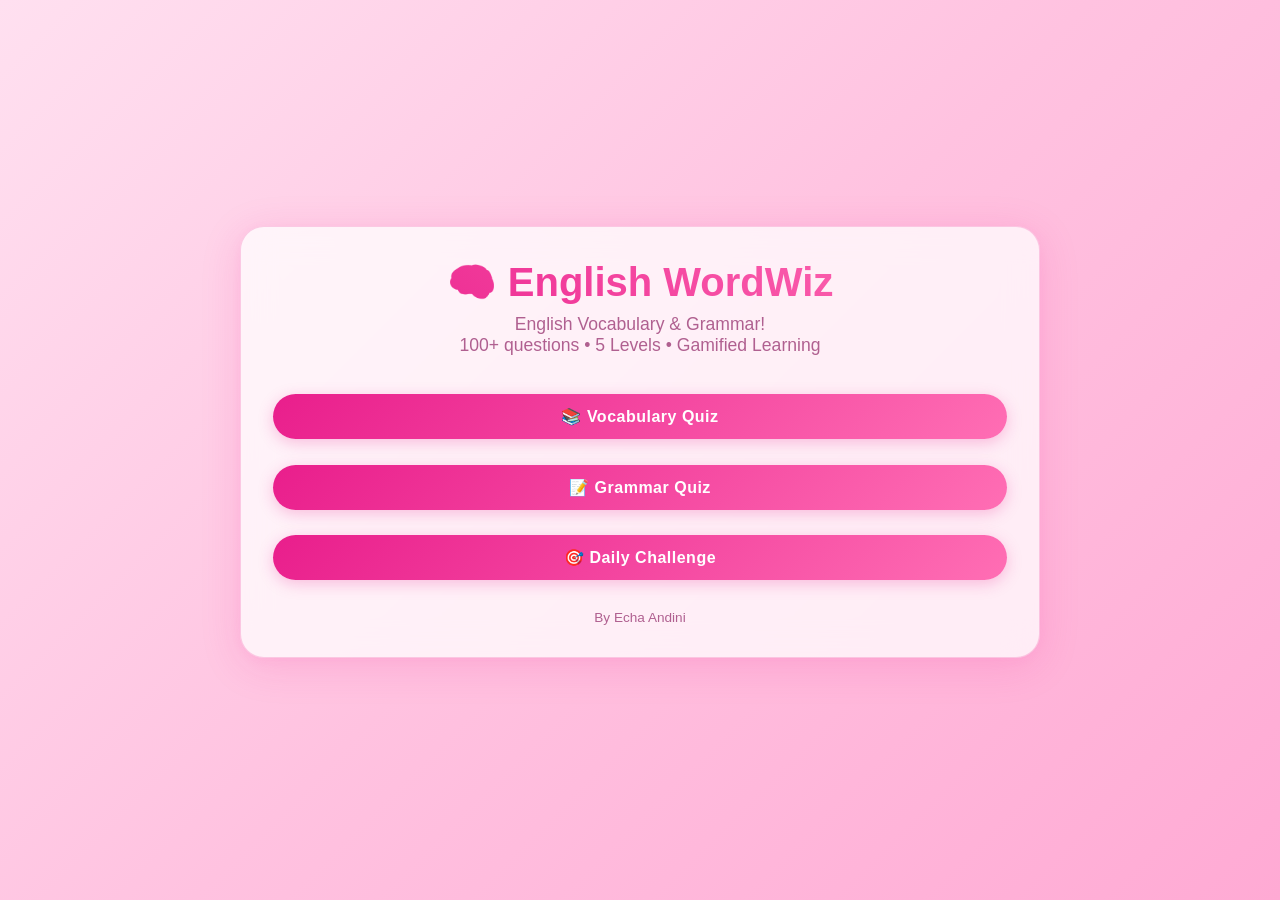
<file: web.html>
<!DOCTYPE html>
<html lang="en">
<head>
    <meta charset="UTF-8">
    <meta name="viewport" content="width=device-width, initial-scale=1.0">
    <title>🧠 English Quiz Master - Learn & Play!</title>
    <style>
        * { margin: 0; padding: 0; box-sizing: border-box; }
        :root {
            --bg-primary: linear-gradient(135deg, #ffe0f0 0%, #ffc2e0 50%, #ffaad4 100%);
            --card-bg: rgba(255,255,255,0.75);
            --accent: #e91e8c;
            --accent2: #ff6eb4;
            --success: #4caf85;
            --danger: #f44336;
            --text: #4a1040;
            --text-muted: #b06090;
            --border: rgba(233,30,140,0.2);
            --glow: rgba(233,30,140,0.35);
            --btn-text: #fff;
        }
        body {
            font-family: 'Segoe UI', Tahoma, Geneva, Verdana, sans-serif;
            background: var(--bg-primary);
            color: var(--text);
            min-height: 100vh;
            display: flex;
            align-items: center;
            justify-content: center;
            padding: 1rem;
        }
        .container { max-width: 800px; width: 100%; }

        .card {
            background: var(--card-bg);
            border-radius: 24px;
            padding: 2rem;
            margin-bottom: 1rem;
            border: 1.5px solid var(--border);
            box-shadow: 0 8px 40px rgba(233,30,140,0.15), 0 2px 8px rgba(255,160,210,0.2);
            backdrop-filter: blur(16px);
            transition: transform 0.3s ease;
        }
        .card:hover { transform: translateY(-4px); }

        .title {
            font-size: 2.5rem;
            background: linear-gradient(45deg, #e91e8c, #ff6eb4);
            -webkit-background-clip: text;
            -webkit-text-fill-color: transparent;
            margin-bottom: 0.5rem;
            text-align: center;
            font-weight: 800;
        }
        .subtitle {
            text-align: center;
            color: var(--text-muted);
            margin-bottom: 2rem;
            font-size: 1.1rem;
        }

        .score-board {
            display: flex;
            justify-content: space-between;
            align-items: center;
            margin-bottom: 1.5rem;
            font-size: 1.1rem;
            font-weight: 600;
            color: var(--text);
        }
        .score-board span { color: var(--accent); font-weight: 700; }
        .hearts { font-size: 1.4rem; }

        .timer {
            width: 90px; height: 90px;
            border: 4px solid var(--accent);
            border-radius: 50%;
            display: flex;
            align-items: center;
            justify-content: center;
            font-size: 1.6rem;
            font-weight: bold;
            margin: 0 auto 1.5rem;
            background: white;
            box-shadow: 0 0 18px var(--glow);
            color: var(--accent);
        }

        .question {
            font-size: 1.3rem;
            margin-bottom: 1.5rem;
            text-align: center;
            min-height: 70px;
            display: flex;
            align-items: center;
            justify-content: center;
            color: var(--text);
            font-weight: 600;
        }

        .options {
            display: grid;
            grid-template-columns: 1fr;
            gap: 0.85rem;
            margin-bottom: 1.5rem;
        }
        @media (min-width: 600px) { .options { grid-template-columns: 1fr 1fr; } }

        .option {
            padding: 0.9rem 1.2rem;
            border: 2px solid var(--border);
            border-radius: 14px;
            cursor: pointer;
            transition: all 0.25s ease;
            font-size: 1rem;
            background: white;
            color: var(--text);
            font-weight: 500;
            text-align: center;
        }
        .option:hover {
            border-color: var(--accent);
            box-shadow: 0 0 14px var(--glow);
            transform: translateY(-2px);
            background: #fff0f8;
        }
        .option.correct {
            background: #d4f5e9;
            border-color: var(--success);
            color: #1a5c3a;
            animation: pulse 0.5s ease;
        }
        .option.wrong {
            background: #fde8e8;
            border-color: var(--danger);
            color: #a00;
            animation: shake 0.5s ease;
        }

        @keyframes pulse { 0%,100%{transform:scale(1)} 50%{transform:scale(1.04)} }
        @keyframes shake { 0%,100%{transform:translateX(0)} 25%{transform:translateX(-5px)} 75%{transform:translateX(5px)} }
        @keyframes bounce { 0%,20%,50%,80%,100%{transform:translateY(0)} 40%{transform:translateY(-10px)} 60%{transform:translateY(-5px)} }

        .btn {
            background: linear-gradient(135deg, #e91e8c, #ff6eb4);
            border: none;
            padding: 13px 28px;
            border-radius: 50px;
            color: white;
            font-size: 1rem;
            font-weight: 700;
            cursor: pointer;
            width: 100%;
            transition: all 0.3s ease;
            margin: 0.4rem 0;
            letter-spacing: 0.5px;
            box-shadow: 0 4px 15px rgba(233,30,140,0.25);
        }
        .btn:hover { transform: scale(1.04); box-shadow: 0 8px 25px rgba(233,30,140,0.4); }
        .btn:disabled { opacity: 0.4; cursor: not-allowed; transform: none; }
        .btn.secondary {
            background: white;
            color: var(--accent);
            border: 2px solid var(--accent);
            box-shadow: none;
        }
        .btn.secondary:hover { background: #fff0f8; box-shadow: 0 4px 15px var(--glow); }

        .controls { display: flex; gap: 0.8rem; justify-content: center; flex-wrap: wrap; margin-top: 1rem; }
        .hidden { display: none !important; }

        .results { text-align: center; }
        .grade { font-size: 3rem; margin: 1rem 0; }

        .achievement {
            display: inline-block;
            background: linear-gradient(135deg, #e91e8c, #ff6eb4);
            color: white;
            padding: 0.45rem 1rem;
            border-radius: 20px;
            margin: 0.4rem;
            font-weight: 700;
            font-size: 0.95rem;
            animation: bounce 0.6s ease;
            box-shadow: 0 3px 12px var(--glow);
        }

        .stats-row { margin: 1.5rem 0; }
        .stats-row div {
            padding: 0.5rem 0;
            color: var(--text-muted);
            font-size: 1rem;
        }
        .stats-row span { color: var(--accent); font-weight: 700; font-size: 1.1rem; }

        #leaderboardList div {
            padding: 0.9rem 1rem;
            border-bottom: 1px solid var(--border);
            color: var(--text);
        }
        #leaderboardList div:first-child { color: var(--accent); font-weight: 700; }

        .speak-btn {
            margin-left: 0.7rem;
            font-size: 0.9rem;
            padding: 4px 10px;
            border-radius: 20px;
            background: linear-gradient(135deg, #e91e8c, #ff6eb4);
            color: white;
            border: none;
            cursor: pointer;
        }

        .progress-bar-wrap {
            width: 100%;
            height: 6px;
            background: #ffd6ec;
            border-radius: 10px;
            margin-bottom: 1.2rem;
            overflow: hidden;
        }
        .progress-bar {
            height: 100%;
            background: linear-gradient(90deg, #e91e8c, #ff6eb4);
            border-radius: 10px;
            transition: width 0.4s ease;
        }

        @media (max-width: 600px) {
            .title { font-size: 1.8rem; }
            .question { font-size: 1.1rem; }
            .card { padding: 1.3rem; }
        }
    </style>
</head>
<body>
<div class="container">

    <!-- START SCREEN -->
    <div id="startScreen" class="card">
        <h1 class="title">🧠 English WordWiz</h1>
        <p class="subtitle"> English Vocabulary & Grammar!<br>100+ questions • 5 Levels • Gamified Learning</p>
        <div class="controls" style="flex-direction:column;align-items:center;">
            <button class="btn" onclick="startQuiz('vocabulary')">📚 Vocabulary Quiz</button>
            <button class="btn" onclick="startQuiz('grammar')">📝 Grammar Quiz</button>
            <button class="btn" onclick="dailyChallenge()">🎯 Daily Challenge</button>
        </div>
        <p style="text-align:center;margin-top:1.5rem;color:var(--text-muted);font-size:0.85rem;">
            By Echa Andini 
        </p>
    </div>

    <!-- GAME SCREEN -->
    <div id="gameScreen" class="card hidden">
        <div class="score-board">
            <div>Score: <span id="currentScore">0</span></div>
            <div class="hearts" id="hearts">❤️❤️❤️</div>
            <div>Streak: <span id="streak">0</span>x</div>
        </div>
        <div class="progress-bar-wrap"><div class="progress-bar" id="progressBar" style="width:0%"></div></div>
        <div class="timer" id="timer">30</div>
        <div class="question" id="question"></div>
        <div class="options" id="options"></div>
        <button class="btn" id="nextBtn" onclick="nextQuestion()" disabled>NEXT →</button>
        <div class="controls">
            <button class="btn secondary" onclick="togglePractice()" id="practiceBtn">🧘 Practice Mode</button>
        </div>
    </div>

    <!-- RESULTS SCREEN -->
    <div id="resultsScreen" class="card hidden results">
        <h2 style="font-size:1.8rem;color:var(--accent);">🎉 Quiz Complete!</h2>
        <div class="grade" id="finalGrade"></div>
        <div style="font-size:2.5rem;font-weight:800;color:var(--accent);margin:0.5rem 0;" id="finalScore"></div>
        <div id="achievements"></div>
        <div class="stats-row">
            <div>Correct: <span id="correctCount">0</span>/20</div>
            <div>Accuracy: <span id="accuracy">0</span>%</div>
        </div>
        <div class="controls" style="flex-direction:column;">
            <button class="btn" onclick="startNewQuiz()">🔄 New Quiz</button>
            <button class="btn secondary" onclick="showLeaderboard()">🏆 Leaderboard</button>
            <button class="btn secondary" onclick="shareScore()">📱 Share Score</button>
        </div>
    </div>

    <!-- LEADERBOARD -->
    <div id="leaderboardScreen" class="card hidden">
        <h2 style="color:var(--accent);margin-bottom:1rem;">🏆 Top Scores</h2>
        <div id="leaderboardList" style="max-height:380px;overflow-y:auto;"></div>
        <button class="btn" style="margin-top:1rem;" onclick="backToStart()">← Back</button>
    </div>
</div>

<script>
    const questions = {
        vocabulary: [
            { q:"What is the opposite of 'big'?", options:["Small","Large","Tall","Wide"], correct:0, explain:"Small = kecil (opposite of big)" },
            { q:"Which animal says 'meow'?", options:["Dog","Cat","Bird","Fish"], correct:1, explain:"Cat = kucing" },
            { q:"Synonym of 'happy'", options:["Sad","Joyful","Angry","Tired"], correct:1, explain:"Joyful = senang" },
            { q:"Choose the correct spelling:", options:["Recieve","Receive","Receve","Recive"], correct:1, explain:"'i before e except after c'" },
            { q:"Plural of 'child'", options:["Childs","Childes","Children","Childen"], correct:2, explain:"Irregular plural: children" },
            { q:"'She ___ TV every day.'", options:["watch","watches","watching","watched"], correct:1, explain:"He/She/It + s/es" },
            { q:"Antonym of 'ancient'", options:["Old","Modern","Historic","Medieval"], correct:1, explain:"Modern = kebalikan dari ancient" },
            { q:"What does 'diligent' mean?", options:["Lazy","Careless","Hardworking","Rude"], correct:2, explain:"Diligent = rajin" },
            { q:"Which is a noun?", options:["Run","Beautiful","Happiness","Quickly"], correct:2, explain:"Happiness = kata benda (noun)" },
            { q:"Synonym of 'brave'", options:["Cowardly","Timid","Courageous","Scared"], correct:2, explain:"Courageous = pemberani" },
            { q:"What time is morning?", options:["PM","AM","Noon","Midnight"], correct:1, explain:"AM = pagi hari" },
            { q:"Which word means 'very big'?", options:["Tiny","Gigantic","Small","Slim"], correct:1, explain:"Gigantic = sangat besar" },
            { q:"Opposite of 'dark'", options:["Bright","Black","Dull","Grey"], correct:0, explain:"Bright = terang" },
            { q:"'I ___ to the store yesterday.'", options:["go","goes","going","went"], correct:3, explain:"Past tense: went" },
            { q:"What does 'generous' mean?", options:["Greedy","Stingy","Giving","Mean"], correct:2, explain:"Generous = dermawan" },
            { q:"Plural of 'mouse'", options:["Mouses","Mousse","Mice","Mouse"], correct:2, explain:"Irregular plural: mice" },
            { q:"Which is an adjective?", options:["Swim","Quickly","Beautiful","Eat"], correct:2, explain:"Beautiful = kata sifat" },
            { q:"Synonym of 'start'", options:["End","Finish","Begin","Stop"], correct:2, explain:"Begin = mulai" },
            { q:"What does 'exhausted' mean?", options:["Energetic","Very tired","Happy","Bored"], correct:1, explain:"Exhausted = sangat lelah" },
            { q:"Opposite of 'expensive'", options:["Cheap","Pricey","Luxury","Rich"], correct:0, explain:"Cheap = murah" }
        ],
        grammar: [
            { q:"Present Perfect: 'I ___ my keys.'", options:["lose","lost","have lost","losing"], correct:2, explain:"have/has + past participle" },
            { q:"Future tense:", options:["I eat","I ate","I will eat","I eating"], correct:2, explain:"will + verb base form" },
            { q:"Preposition: 'I'm good ___ math.'", options:["on","in","at","with"], correct:2, explain:"Good at + subject" },
            { q:"Passive voice: 'The book ___ by John.'", options:["write","wrote","was written","writing"], correct:2, explain:"was/were + past participle" },
            { q:"Which is correct?", options:["Who you are?","Who are you?","Are you who?","You who are?"], correct:1, explain:"Question word order" },
            { q:"'She ___ to school every day.'", options:["walk","walks","walking","walked"], correct:1, explain:"Third person singular: walks" },
            { q:"Correct sentence:", options:["He don't like cats","He doesn't like cats","He not like cats","He likes not cats"], correct:1, explain:"doesn't + base verb" },
            { q:"'___ you ever been to Japan?'", options:["Did","Have","Are","Do"], correct:1, explain:"Present perfect question: Have you" },
            { q:"Which is Past Continuous?", options:["I eat","I ate","I was eating","I have eaten"], correct:2, explain:"was/were + verb-ing" },
            { q:"Correct article: '___ university'", options:["a","an","the","no article"], correct:0, explain:"'a' sebelum konsonan (u diucap 'yu')" },
            { q:"'If I ___ rich, I'd travel.'", options:["am","was","were","be"], correct:2, explain:"Second conditional: If I were..." },
            { q:"Superlative of 'good'", options:["Gooder","Better","Best","Most good"], correct:2, explain:"Irregular: good - better - best" },
            { q:"'___ she come to the party?'", options:["Do","Does","Did","Is"], correct:2, explain:"Past tense question: Did" },
            { q:"Which is correct?", options:["I am agree","I agree","I agreeing","I does agree"], correct:1, explain:"Stative verb: I agree" },
            { q:"Comparative of 'bad'", options:["Badder","More bad","Worse","Worst"], correct:2, explain:"Irregular: bad - worse - worst" },
            { q:"'They ___ TV when I arrived.'", options:["watch","watches","were watching","watched"], correct:2, explain:"Past continuous: were watching" },
            { q:"Correct preposition: 'I was born ___ 1999.'", options:["at","on","in","by"], correct:2, explain:"in + year" },
            { q:"Which is a conjunction?", options:["Quickly","Although","Beautiful","Run"], correct:1, explain:"Although = kata penghubung" },
            { q:"Correct modal: 'You ___ see a doctor.'", options:["can","will","should","would"], correct:2, explain:"should = saran/anjuran" },
            { q:"'He has been working here ___ 2010.'", options:["for","since","from","during"], correct:1, explain:"since + specific time point" }
        ]
    };

    let currentQuestion=0, score=0, streak=0, lives=3, timer=30;
    let timerInterval, practiceMode=false, currentCategory='';
    let quizQuestions=[], userAnswers=[];
    const speech = window.speechSynthesis;

    const startScreen = document.getElementById('startScreen');
    const gameScreen  = document.getElementById('gameScreen');
    const resultsScreen = document.getElementById('resultsScreen');
    const leaderboardScreen = document.getElementById('leaderboardScreen');
    const currentScoreEl = document.getElementById('currentScore');
    const streakEl  = document.getElementById('streak');
    const heartsEl  = document.getElementById('hearts');
    const timerEl   = document.getElementById('timer');
    const questionEl = document.getElementById('question');
    const optionsEl  = document.getElementById('options');
    const nextBtn    = document.getElementById('nextBtn');
    const progressBar = document.getElementById('progressBar');

    let highScores = JSON.parse(localStorage.getItem('englishQuizScores')||'[]');

    function startQuiz(category) {
        currentCategory = category;
        quizQuestions = [...questions[category]];
        shuffle(quizQuestions);
        quizQuestions = quizQuestions.slice(0,20);
        currentQuestion=0; score=0; streak=0; lives=3; practiceMode=false; userAnswers=[];
        startScreen.classList.add('hidden');
        resultsScreen.classList.add('hidden');
        gameScreen.classList.remove('hidden');
        showQuestion();
    }

    function dailyChallenge() { startQuiz(Math.random()>0.5?'vocabulary':'grammar'); }

    function showQuestion() {
        if (currentQuestion>=20) { endQuiz(); return; }
        const q = quizQuestions[currentQuestion];
        progressBar.style.width = ((currentQuestion/20)*100)+'%';

        questionEl.innerHTML = `<span><strong>Q${currentQuestion+1}/20:</strong> ${q.q}
            <button class="speak-btn" onclick="speakText('${q.q.replace(/'/g,"\\'")}')">🔊</button></span>`;

        optionsEl.innerHTML='';
        q.options.forEach((opt,i)=>{
            const btn=document.createElement('div');
            btn.className='option';
            btn.textContent=opt;
            btn.onclick=()=>selectAnswer(i);
            optionsEl.appendChild(btn);
        });
        nextBtn.disabled=true;
        timer = practiceMode?999:30;
        timerEl.textContent=practiceMode?'∞':timer;
        clearInterval(timerInterval);
        if(!practiceMode) startTimer();
    }

    function selectAnswer(idx) {
        clearInterval(timerInterval);
        const q=quizQuestions[currentQuestion];
        const opts=optionsEl.children;
        userAnswers.push({selected:idx,correct:q.correct});

        Array.from(opts).forEach(o=>o.onclick=null);

        if(idx===q.correct) {
            score += practiceMode?50:(100+streak*25);
            streak++;
            opts[q.correct].classList.add('correct');
        } else {
            lives--;
            streak=0;
            opts[q.correct].classList.add('correct');
            opts[idx].classList.add('wrong');
        }
        currentScoreEl.textContent=score;
        streakEl.textContent=streak;
        heartsEl.textContent='❤️'.repeat(Math.max(0,lives))+'💔'.repeat(Math.max(0,3-lives));

        // show explanation
        const exp=document.createElement('div');
        exp.style.cssText='text-align:center;margin-top:0.7rem;font-size:0.9rem;color:#e91e8c;font-weight:600;';
        exp.textContent='💡 '+q.explain;
        optionsEl.after(exp);
        setTimeout(()=>exp.remove(),2500);

        if(lives<=0){setTimeout(endQuiz,1400);return;}
        nextBtn.disabled=false;
    }

    function nextQuestion() {
        currentQuestion++;
        showQuestion();
    }

    function startTimer() {
        const total=30;
        timerInterval=setInterval(()=>{
            timer--;
            timerEl.textContent=timer;
            if(timer<=5) timerEl.style.color='#f44336';
            else timerEl.style.color='var(--accent)';
            if(timer<=0){
                clearInterval(timerInterval);
                lives--;
                heartsEl.textContent='❤️'.repeat(Math.max(0,lives))+'💔'.repeat(Math.max(0,3-lives));
                userAnswers.push({selected:-1,correct:quizQuestions[currentQuestion].correct});
                if(lives>0) nextQuestion(); else setTimeout(endQuiz,800);
            }
        },1000);
    }

    function endQuiz() {
        clearInterval(timerInterval);
        gameScreen.classList.add('hidden');
        resultsScreen.classList.remove('hidden');
        progressBar.style.width='100%';

        const correct=userAnswers.filter(a=>a.selected===a.correct).length;
        const acc=Math.round((correct/20)*100);
        document.getElementById('finalScore').textContent=score+' pts';
        document.getElementById('correctCount').textContent=correct;
        document.getElementById('accuracy').textContent=acc;

        const grade=getGrade(score);
        const gradeEl=document.getElementById('finalGrade');
        gradeEl.textContent=grade;

        showAchievements(score,acc,correct);
        saveScore(score);
    }

    function getGrade(s){
        if(s>=1800)return'🎖️ A+';
        if(s>=1500)return'🥇 A';
        if(s>=1200)return'🥈 B+';
        if(s>=900)return'🥉 B';
        if(s>=600)return'📜 C';
        return'📚 Keep Studying!';
    }

    function showAchievements(s,acc,correct){
        const d=document.getElementById('achievements');
        d.innerHTML='';
        const best=highScores[0]?.score||0;
        if(s>best) d.innerHTML+='<div class="achievement">🏆 NEW RECORD!</div>';
        if(streak>=5) d.innerHTML+='<div class="achievement">🔥 STREAK x'+streak+'!</div>';
        if(acc===100) d.innerHTML+='<div class="achievement">⭐ PERFECT!</div>';
        if(correct>=15) d.innerHTML+='<div class="achievement">🌟 EXCELLENT!</div>';
    }

    function saveScore(s){
        highScores.unshift({score:s,category:currentCategory,date:new Date().toLocaleDateString()});
        highScores=highScores.slice(0,10);
        localStorage.setItem('englishQuizScores',JSON.stringify(highScores));
    }

    function showLeaderboard(){
        resultsScreen.classList.add('hidden');
        leaderboardScreen.classList.remove('hidden');
        const list=document.getElementById('leaderboardList');
        if(!highScores.length){list.innerHTML='<div style="padding:1rem;color:var(--text-muted);">No scores yet!</div>';return;}
        list.innerHTML=highScores.map((s,i)=>
            `<div>${i===0?'🥇':i===1?'🥈':i===2?'🥉':'  '} #${i+1} — <strong>${s.score} pts</strong> | ${s.category} | ${s.date}</div>`
        ).join('');
    }

    function startNewQuiz(){
        resultsScreen.classList.add('hidden');
        leaderboardScreen.classList.add('hidden');
        startScreen.classList.remove('hidden');
    }
    function backToStart(){
        leaderboardScreen.classList.add('hidden');
        startScreen.classList.remove('hidden');
    }

    function togglePractice(){
        practiceMode=!practiceMode;
        document.getElementById('practiceBtn').textContent=practiceMode?'⏱️ Timed Mode':'🧘 Practice Mode';
    }

    function speakText(text){
        speech.cancel();
        const u=new SpeechSynthesisUtterance(text);
        u.lang='en-US'; u.rate=0.85;
        speech.speak(u);
    }

    function shareScore(){
        const s=document.getElementById('finalScore').textContent;
        if(navigator.share){
            navigator.share({title:'English Quiz Master',text:`I scored ${s} in English Quiz Master! 🎉`});
        } else {
            navigator.clipboard?.writeText(`I scored ${s} in English Quiz Master! 🎉`);
            alert('Score copied to clipboard! 📋');
        }
    }

    function shuffle(arr){
        for(let i=arr.length-1;i>0;i--){
            const j=Math.floor(Math.random()*(i+1));
            [arr[i],arr[j]]=[arr[j],arr[i]];
        }
    }

    document.addEventListener('keydown',e=>{
        if(gameScreen.classList.contains('hidden'))return;
        if(e.key>='1'&&e.key<='4') optionsEl.children[+e.key-1]?.click();
        else if(e.code==='Enter'&&!nextBtn.disabled) nextBtn.click();
    });
</script>
</body>
</html>
</file>
